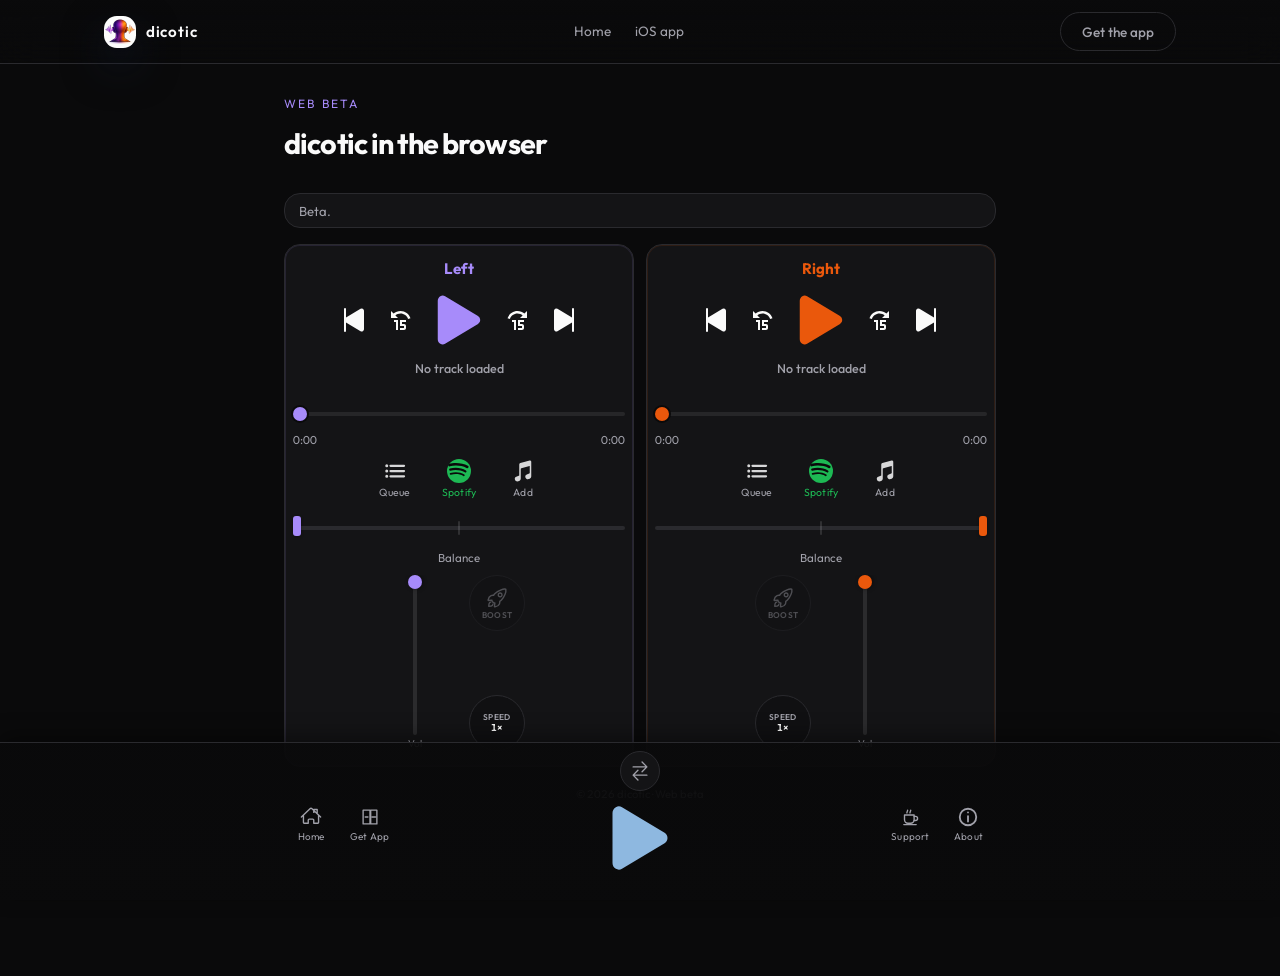
<file: try/index.html>
<!DOCTYPE html>
<html lang="en" class="no-js beta-app">
  <head>
    <script>
      document.documentElement.classList.remove("no-js");
    </script>

    <meta charset="UTF-8" />
    <meta name="viewport" content="width=device-width, initial-scale=1, viewport-fit=cover" />
    <meta name="theme-color" content="#0a0a0b" />
    <meta name="color-scheme" content="dark" />

    <title>dicotic – Web beta (local audio)</title>
    <meta
      name="description"
      content="Try dicotic in the browser: two local streams with per-channel balance and volume, like the iOS app. Files stay on your device."
    />

    <link rel="preconnect" href="https://fonts.googleapis.com" />
    <link rel="preconnect" href="https://fonts.gstatic.com" crossorigin />
    <link
      href="https://fonts.googleapis.com/css2?family=Inter:wght@400;500;600;700&family=Outfit:wght@400;500;600;700&family=Space+Grotesk:wght@500;600;700&display=swap"
      rel="stylesheet"
    />

    <link rel="stylesheet" href="../css/styles.css" />
    <link rel="stylesheet" href="../css/tryPortal.css" />

    <link rel="icon" href="/favicon.ico" sizes="any" />
    <link rel="icon" type="image/png" sizes="32x32" href="/favicon-32x32.png" />
    <link rel="icon" type="image/png" sizes="16x16" href="/favicon-16x16.png" />
  </head>
  <body class="beta-page beta-app">
    <header class="site-header">
      <div class="container header-inner">
        <a href="../index.html" class="brand">
          <img class="brand-mark" src="../img/icon.png" alt="dicotic" width="32" height="32" />
          <span class="brand-text">dicotic</span>
        </a>
        <nav class="main-nav">
          <a href="../index.html">Home</a>
          <a href="https://apps.apple.com/us/app/dicotic/id6760433267">iOS app</a>
        </nav>
        <div class="header-cta">
          <a
            href="https://apps.apple.com/us/app/dicotic/id6760433267"
            class="btn btn-ghost"
            rel="noopener noreferrer"
            target="_blank"
            >Get the app</a>
        </div>
      </div>
    </header>

    <main id="top" class="legal-main">
      <div class="container legal-container">
        <header class="legal-header">
          <p class="eyebrow">Web beta</p>
          <h1>dicotic in the browser</h1>
        </header>

        <div id="beta-status" class="beta-status" role="status" aria-live="polite">Beta.</div>

        <audio id="beta-audio-left" preload="metadata" playsinline></audio>
        <audio id="beta-audio-right" preload="metadata" playsinline></audio>

        <div class="beta-player">
          <div class="beta-columns">
            <template id="beta-channel-card-template-left">
<section class="beta-segment beta-segment--left" data-channel="left" aria-labelledby="beta-label-left"><h2 id="beta-label-left" class="beta-channel-label beta-channel-label--left">Left</h2><div class="beta-segment-stack"><div class="beta-transport"><button type="button" class="beta-icon-btn" id="beta-prev-left" aria-label="Left channel: previous track"><svg class="ionicon" width="32" height="32" viewBox="0 0 512 512" aria-hidden="true"><path fill="currentColor" d="M112 64a16 16 0 0116 16v136.43L360.77 77.11a35.13 35.13 0 0135.77-.44c12 6.8 19.46 20 19.46 34.33v290c0 14.37-7.46 27.53-19.46 34.33a35.14 35.14 0 01-35.77-.45L128 295.57V432a16 16 0 01-32 0V80a16 16 0 0116-16z" /></svg></button><button type="button" class="beta-icon-btn beta-seek-step-btn" id="beta-seekback-left" aria-label="Left channel: seek back 15 seconds"><svg class="ionicon" width="24" height="24" viewBox="0 0 24 24" aria-hidden="true"><path fill="currentColor" d="M12.5 3C17.15 3 21.08 6.03 22.47 10.22L20.1 11C19.05 7.81 16.04 5.5 12.5 5.5C10.54 5.5 8.77 6.22 7.38 7.38L10 10H3V3L5.6 5.6C7.45 4 9.85 3 12.5 3M10 12V22H8V14H6V12H10M12 12H18V14H14V16H16C17.11 16 18 16.9 18 18V20C18 21.11 17.11 22 16 22H12V20H16V18H12V12Z" /></svg></button><button type="button" class="beta-icon-btn beta-play-main" id="beta-play-left" aria-label="Play left channel"><svg class="ionicon beta-play-glyph" width="64" height="64" viewBox="0 0 512 512" aria-hidden="true"><path fill="currentColor" d="M133 440a35.37 35.37 0 01-17.5-4.67c-12-6.8-19.46-20-19.46-34.33V111c0-14.37 7.46-27.53 19.46-34.33a35.13 35.13 0 0135.77.45l247.85 148.36a36 36 0 010 61l-247.89 148.4A35.5 35.5 0 01133 440z" /></svg></button><button type="button" class="beta-icon-btn beta-seek-step-btn" id="beta-seekfwd-left" aria-label="Left channel: seek forward 15 seconds"><svg class="ionicon" width="24" height="24" viewBox="0 0 24 24" aria-hidden="true"><path fill="currentColor" d="M11.5 3C14.15 3 16.55 4 18.4 5.6L21 3V10H14L16.62 7.38C15.23 6.22 13.46 5.5 11.5 5.5C7.96 5.5 4.95 7.81 3.9 11L1.53 10.22C2.92 6.03 6.85 3 11.5 3M10 12V22H8V14H6V12H10M12 12H18V14H14V16H16C17.11 16 18 16.9 18 18V20C18 21.11 17.11 22 16 22H12V20H16V18H12V12Z" /></svg></button><button type="button" class="beta-icon-btn" id="beta-next-left" aria-label="Left channel: next track"><svg class="ionicon" width="32" height="32" viewBox="0 0 512 512" aria-hidden="true"><path fill="currentColor" d="M400 64a16 16 0 00-16 16v136.43L151.23 77.11a35.13 35.13 0 00-35.77-.44C103.46 83.47 96 96.63 96 111v290c0 14.37 7.46 27.53 19.46 34.33a35.14 35.14 0 0035.77-.45L384 295.57V432a16 16 0 0032 0V80a16 16 0 00-16-16z" /></svg></button></div><p id="beta-title-left" class="beta-track-title beta-track-title--muted">No track loaded</p><p id="beta-artist-left" class="beta-track-artist beta-track-artist--empty" aria-live="polite"></p><div class="beta-progress-wrap" data-side="left"><span class="beta-disabled-guard"><input id="beta-seek-left" class="beta-seek" type="range" min="0" max="0" step="0.1" value="0" aria-label="Left track position" /></span><div class="beta-progress-times"><span id="beta-time-el-left">0:00</span><span id="beta-time-dur-left">0:00</span></div></div><div class="beta-bottom-row"><button type="button" class="beta-small-btn" id="beta-queue-left" aria-label="Open left queue"><svg class="ionicon" width="24" height="24" viewBox="0 0 512 512" aria-hidden="true"><path fill="none" stroke="currentColor" stroke-linecap="round" stroke-linejoin="round" stroke-width="48" d="M160 144h288M160 256h288M160 368h288" /><circle cx="80" cy="144" r="16" fill="none" stroke="currentColor" stroke-linecap="round" stroke-linejoin="round" stroke-width="32" /><circle cx="80" cy="256" r="16" fill="none" stroke="currentColor" stroke-linecap="round" stroke-linejoin="round" stroke-width="32" /><circle cx="80" cy="368" r="16" fill="none" stroke="currentColor" stroke-linecap="round" stroke-linejoin="round" stroke-width="32" /></svg>Queue</button><button type="button" class="beta-small-btn beta-small-btn--spotify" id="beta-spotify-left" aria-label="Enable Spotify on left channel"><svg class="ionicon" width="24" height="24" viewBox="0 0 168 168" aria-hidden="true"><circle cx="84" cy="84" r="84" fill="currentColor"></circle><path d="M122.98 117.66a6.22 6.22 0 0 1-8.56 2.08c-23.43-14.32-52.93-17.57-87.68-9.65a6.22 6.22 0 1 1-2.76-12.14c38.01-8.66 70.69-4.97 96.93 11.07a6.22 6.22 0 0 1 2.07 8.64z" fill="#0a0a0b"></path><path d="M135.21 90.89a7.78 7.78 0 0 1-10.7 2.6c-26.82-16.48-67.76-21.25-99.5-11.6a7.78 7.78 0 0 1-4.53-14.88c36.47-11.09 81.93-5.72 112.18 12.85a7.78 7.78 0 0 1 2.55 11.03z" fill="#0a0a0b"></path><path d="M136.27 62.95C104.12 43.87 51.1 42.1 20.4 51.41a9.33 9.33 0 1 1-5.41-17.86C50.53 22.75 108.3 24.79 145.81 47.05a9.33 9.33 0 1 1-9.54 15.9z" fill="#0a0a0b"></path></svg>Spotify</button><input id="beta-file-left" class="beta-hidden-file" type="file" multiple accept="audio/*,.mp3,.m4a,.aac,.wav,.ogg,.flac,.webm" aria-label="Add audio to left channel" /><button type="button" class="beta-small-btn" id="beta-load-left" aria-label="Add files to left queue"><svg class="ionicon" width="24" height="24" viewBox="0 0 512 512" aria-hidden="true"><path fill="currentColor" d="M421.84 37.37a25.86 25.86 0 00-22.6-4.46L199.92 86.49A32.3 32.3 0 00176 118v226c0 6.74-4.36 12.56-11.11 14.83l-.12.05-52 18C92.88 383.53 80 402 80 423.91a55.54 55.54 0 0023.23 45.63A54.78 54.78 0 00135.34 480a55.82 55.82 0 0017.75-2.93l.38-.13 21.84-7.94A47.84 47.84 0 00208 423.91v-212c0-7.29 4.77-13.21 12.16-15.07l.21-.06L395 150.14a4 4 0 015 3.86v141.93c0 6.75-4.25 12.38-11.11 14.68l-.25.09-50.89 18.11A49.09 49.09 0 00304 375.92a55.67 55.67 0 0023.23 45.8 54.63 54.63 0 0049.88 7.35l.36-.12 21.84-7.95A47.83 47.83 0 00432 375.92V58a25.74 25.74 0 00-10.16-20.63z" /></svg>Add</button></div></div><div class="beta-balance-block"><div class="beta-pan-wrap"><div class="beta-pan-track-bg"></div><div class="beta-pan-center-notch"></div><label class="sr-only" for="beta-pan-left">Left channel balance</label><span class="beta-disabled-guard"><input id="beta-pan-left" type="range" min="-1" max="1" step="0.01" value="-1" aria-valuemin="-1" aria-valuemax="1" aria-valuenow="-1" /></span></div><span class="beta-balance-label">Balance</span></div><div class="beta-bottom-deck beta-bottom-deck--left"><div class="beta-vol-fader-col"><div class="beta-vol-fader-inner"><div class="beta-vol-fader-slot"><label class="sr-only" for="beta-vol-left">Left volume</label><span class="beta-disabled-guard"><input id="beta-vol-left" class="beta-vol-slider-vertical" type="range" min="0" max="1" step="0.01" value="1" aria-label="Left volume" /></span></div></div><span class="beta-vol-label-text">Vol</span></div><div class="beta-bottom-deck-spacer" aria-hidden="true"></div><div class="beta-tools-col"><span class="beta-disabled-guard beta-disabled-guard--locked" title="Boost coming later" data-beta-tip="Boost coming later"><button type="button" class="beta-tool-btn beta-tool-btn--disabled" id="beta-boost-left" disabled aria-disabled="true" aria-label="Boost (coming later)"><svg class="ionicon beta-boost-icon" width="22" height="22" viewBox="0 0 512 512" aria-hidden="true"><path fill="none" stroke="currentColor" stroke-linecap="round" stroke-linejoin="round" stroke-width="32" d="M461.81 53.81a4.4 4.4 0 00-3.3-3.39c-54.38-13.3-180 34.09-248.13 102.17a294.9 294.9 0 00-33.09 39.08c-21-1.9-42-.3-59.88 7.5-50.49 22.2-65.18 80.18-69.28 105.07a9 9 0 009.8 10.4l81.07-8.9a180.29 180.29 0 001.1 18.3 18.15 18.15 0 005.3 11.09l31.39 31.39a18.15 18.15 0 0011.1 5.3 179.91 179.91 0 0018.19 1.1l-8.89 81a9 9 0 0010.39 9.79c24.9-4 83-18.69 105.07-69.17 7.8-17.9 9.4-38.79 7.6-59.69a293.91 293.91 0 0039.19-33.09c68.38-68 115.47-190.86 102.37-247.95zM298.66 213.67a42.7 42.7 0 1160.38 0 42.65 42.65 0 01-60.38 0z" /><path fill="none" stroke="currentColor" stroke-linecap="round" stroke-linejoin="round" stroke-width="32" d="M109.64 352a45.06 45.06 0 00-26.35 12.84C65.67 382.52 64 448 64 448s65.52-1.67 83.15-19.31A44.73 44.73 0 00160 402.32" /></svg><span class="beta-tool-btn-label">Boost</span></button></span><span class="beta-disabled-guard"><button type="button" class="beta-tool-btn beta-speed-btn" id="beta-speed-left" aria-label="Left playback speed"><span class="beta-tool-btn-label">Speed</span><span class="beta-speed-label">1.0×</span></button></span></div></div></section>
            </template>
            <template id="beta-channel-card-template-right">
<section class="beta-segment beta-segment--right" data-channel="right" aria-labelledby="beta-label-right"><h2 id="beta-label-right" class="beta-channel-label beta-channel-label--right">Right</h2><div class="beta-segment-stack"><div class="beta-transport"><button type="button" class="beta-icon-btn" id="beta-prev-right" aria-label="Right channel: previous track"><svg class="ionicon" width="32" height="32" viewBox="0 0 512 512" aria-hidden="true"><path fill="currentColor" d="M112 64a16 16 0 0116 16v136.43L360.77 77.11a35.13 35.13 0 0135.77-.44c12 6.8 19.46 20 19.46 34.33v290c0 14.37-7.46 27.53-19.46 34.33a35.14 35.14 0 01-35.77-.45L128 295.57V432a16 16 0 01-32 0V80a16 16 0 0116-16z" /></svg></button><button type="button" class="beta-icon-btn beta-seek-step-btn" id="beta-seekback-right" aria-label="Right channel: seek back 15 seconds"><svg class="ionicon" width="24" height="24" viewBox="0 0 24 24" aria-hidden="true"><path fill="currentColor" d="M12.5 3C17.15 3 21.08 6.03 22.47 10.22L20.1 11C19.05 7.81 16.04 5.5 12.5 5.5C10.54 5.5 8.77 6.22 7.38 7.38L10 10H3V3L5.6 5.6C7.45 4 9.85 3 12.5 3M10 12V22H8V14H6V12H10M12 12H18V14H14V16H16C17.11 16 18 16.9 18 18V20C18 21.11 17.11 22 16 22H12V20H16V18H12V12Z" /></svg></button><button type="button" class="beta-icon-btn beta-play-main" id="beta-play-right" aria-label="Play right channel"><svg class="ionicon beta-play-glyph" width="64" height="64" viewBox="0 0 512 512" aria-hidden="true"><path fill="currentColor" d="M133 440a35.37 35.37 0 01-17.5-4.67c-12-6.8-19.46-20-19.46-34.33V111c0-14.37 7.46-27.53 19.46-34.33a35.13 35.13 0 0135.77.45l247.85 148.36a36 36 0 010 61l-247.89 148.4A35.5 35.5 0 01133 440z" /></svg></button><button type="button" class="beta-icon-btn beta-seek-step-btn" id="beta-seekfwd-right" aria-label="Right channel: seek forward 15 seconds"><svg class="ionicon" width="24" height="24" viewBox="0 0 24 24" aria-hidden="true"><path fill="currentColor" d="M11.5 3C14.15 3 16.55 4 18.4 5.6L21 3V10H14L16.62 7.38C15.23 6.22 13.46 5.5 11.5 5.5C7.96 5.5 4.95 7.81 3.9 11L1.53 10.22C2.92 6.03 6.85 3 11.5 3M10 12V22H8V14H6V12H10M12 12H18V14H14V16H16C17.11 16 18 16.9 18 18V20C18 21.11 17.11 22 16 22H12V20H16V18H12V12Z" /></svg></button><button type="button" class="beta-icon-btn" id="beta-next-right" aria-label="Right channel: next track"><svg class="ionicon" width="32" height="32" viewBox="0 0 512 512" aria-hidden="true"><path fill="currentColor" d="M400 64a16 16 0 00-16 16v136.43L151.23 77.11a35.13 35.13 0 00-35.77-.44C103.46 83.47 96 96.63 96 111v290c0 14.37 7.46 27.53 19.46 34.33a35.14 35.14 0 0035.77-.45L384 295.57V432a16 16 0 0032 0V80a16 16 0 00-16-16z" /></svg></button></div><p id="beta-title-right" class="beta-track-title beta-track-title--muted">No track loaded</p><p id="beta-artist-right" class="beta-track-artist beta-track-artist--empty" aria-live="polite"></p><div class="beta-progress-wrap" data-side="right"><span class="beta-disabled-guard"><input id="beta-seek-right" class="beta-seek" type="range" min="0" max="0" step="0.1" value="0" aria-label="Right track position" /></span><div class="beta-progress-times"><span id="beta-time-el-right">0:00</span><span id="beta-time-dur-right">0:00</span></div></div><div class="beta-bottom-row"><button type="button" class="beta-small-btn" id="beta-queue-right" aria-label="Open right queue"><svg class="ionicon" width="24" height="24" viewBox="0 0 512 512" aria-hidden="true"><path fill="none" stroke="currentColor" stroke-linecap="round" stroke-linejoin="round" stroke-width="48" d="M160 144h288M160 256h288M160 368h288" /><circle cx="80" cy="144" r="16" fill="none" stroke="currentColor" stroke-linecap="round" stroke-linejoin="round" stroke-width="32" /><circle cx="80" cy="256" r="16" fill="none" stroke="currentColor" stroke-linecap="round" stroke-linejoin="round" stroke-width="32" /><circle cx="80" cy="368" r="16" fill="none" stroke="currentColor" stroke-linecap="round" stroke-linejoin="round" stroke-width="32" /></svg>Queue</button><button type="button" class="beta-small-btn beta-small-btn--spotify" id="beta-spotify-right" aria-label="Enable Spotify on right channel"><svg class="ionicon" width="24" height="24" viewBox="0 0 168 168" aria-hidden="true"><circle cx="84" cy="84" r="84" fill="currentColor"></circle><path d="M122.98 117.66a6.22 6.22 0 0 1-8.56 2.08c-23.43-14.32-52.93-17.57-87.68-9.65a6.22 6.22 0 1 1-2.76-12.14c38.01-8.66 70.69-4.97 96.93 11.07a6.22 6.22 0 0 1 2.07 8.64z" fill="#0a0a0b"></path><path d="M135.21 90.89a7.78 7.78 0 0 1-10.7 2.6c-26.82-16.48-67.76-21.25-99.5-11.6a7.78 7.78 0 0 1-4.53-14.88c36.47-11.09 81.93-5.72 112.18 12.85a7.78 7.78 0 0 1 2.55 11.03z" fill="#0a0a0b"></path><path d="M136.27 62.95C104.12 43.87 51.1 42.1 20.4 51.41a9.33 9.33 0 1 1-5.41-17.86C50.53 22.75 108.3 24.79 145.81 47.05a9.33 9.33 0 1 1-9.54 15.9z" fill="#0a0a0b"></path></svg>Spotify</button><input id="beta-file-right" class="beta-hidden-file" type="file" multiple accept="audio/*,.mp3,.m4a,.aac,.wav,.ogg,.flac,.webm" aria-label="Add audio to right channel" /><button type="button" class="beta-small-btn" id="beta-load-right" aria-label="Add files to right queue"><svg class="ionicon" width="24" height="24" viewBox="0 0 512 512" aria-hidden="true"><path fill="currentColor" d="M421.84 37.37a25.86 25.86 0 00-22.6-4.46L199.92 86.49A32.3 32.3 0 00176 118v226c0 6.74-4.36 12.56-11.11 14.83l-.12.05-52 18C92.88 383.53 80 402 80 423.91a55.54 55.54 0 0023.23 45.63A54.78 54.78 0 00135.34 480a55.82 55.82 0 0017.75-2.93l.38-.13 21.84-7.94A47.84 47.84 0 00208 423.91v-212c0-7.29 4.77-13.21 12.16-15.07l.21-.06L395 150.14a4 4 0 015 3.86v141.93c0 6.75-4.25 12.38-11.11 14.68l-.25.09-50.89 18.11A49.09 49.09 0 00304 375.92a55.67 55.67 0 0023.23 45.8 54.63 54.63 0 0049.88 7.35l.36-.12 21.84-7.95A47.83 47.83 0 00432 375.92V58a25.74 25.74 0 00-10.16-20.63z" /></svg>Add</button></div></div><div class="beta-balance-block"><div class="beta-pan-wrap"><div class="beta-pan-track-bg"></div><div class="beta-pan-center-notch"></div><label class="sr-only" for="beta-pan-right">Right channel balance</label><span class="beta-disabled-guard"><input id="beta-pan-right" type="range" min="-1" max="1" step="0.01" value="1" aria-valuemin="-1" aria-valuemax="1" aria-valuenow="1" /></span></div><span class="beta-balance-label">Balance</span></div><div class="beta-bottom-deck beta-bottom-deck--right"><div class="beta-tools-col"><span class="beta-disabled-guard beta-disabled-guard--locked" title="Boost coming later" data-beta-tip="Boost coming later"><button type="button" class="beta-tool-btn beta-tool-btn--disabled" id="beta-boost-right" disabled aria-disabled="true" aria-label="Boost (coming later)"><svg class="ionicon beta-boost-icon" width="22" height="22" viewBox="0 0 512 512" aria-hidden="true"><path fill="none" stroke="currentColor" stroke-linecap="round" stroke-linejoin="round" stroke-width="32" d="M461.81 53.81a4.4 4.4 0 00-3.3-3.39c-54.38-13.3-180 34.09-248.13 102.17a294.9 294.9 0 00-33.09 39.08c-21-1.9-42-.3-59.88 7.5-50.49 22.2-65.18 80.18-69.28 105.07a9 9 0 009.8 10.4l81.07-8.9a180.29 180.29 0 001.1 18.3 18.15 18.15 0 005.3 11.09l31.39 31.39a18.15 18.15 0 0011.1 5.3 179.91 179.91 0 0018.19 1.1l-8.89 81a9 9 0 0010.39 9.79c24.9-4 83-18.69 105.07-69.17 7.8-17.9 9.4-38.79 7.6-59.69a293.91 293.91 0 0039.19-33.09c68.38-68 115.47-190.86 102.37-247.95zM298.66 213.67a42.7 42.7 0 1160.38 0 42.65 42.65 0 01-60.38 0z" /><path fill="none" stroke="currentColor" stroke-linecap="round" stroke-linejoin="round" stroke-width="32" d="M109.64 352a45.06 45.06 0 00-26.35 12.84C65.67 382.52 64 448 64 448s65.52-1.67 83.15-19.31A44.73 44.73 0 00160 402.32" /></svg><span class="beta-tool-btn-label">Boost</span></button></span><span class="beta-disabled-guard"><button type="button" class="beta-tool-btn beta-speed-btn" id="beta-speed-right" aria-label="Right playback speed"><span class="beta-tool-btn-label">Speed</span><span class="beta-speed-label">1.0×</span></button></span></div><div class="beta-bottom-deck-spacer" aria-hidden="true"></div><div class="beta-vol-fader-col"><div class="beta-vol-fader-inner"><div class="beta-vol-fader-slot"><label class="sr-only" for="beta-vol-right">Right volume</label><span class="beta-disabled-guard"><input id="beta-vol-right" class="beta-vol-slider-vertical" type="range" min="0" max="1" step="0.01" value="1" aria-label="Right volume" /></span></div></div><span class="beta-vol-label-text">Vol</span></div></div></section>
            </template>
            <div id="beta-channel-cards"></div>
          </div>
        </div>

        <p class="beta-meta-row">&copy; <span id="year-meta"></span> dicotic · Web beta</p>
      </div>
    </main>

    <footer class="site-footer beta-page-footer">
      <div class="container footer-inner beta-footer-inner">
        <div class="beta-footer-side beta-footer-side--left">
          <nav class="beta-tab-bar beta-tab-bar--left" aria-label="Primary navigation">
            <a href="../index.html" class="beta-tab">
              <svg class="ionicon beta-tab-icon" width="22" height="22" viewBox="0 0 512 512" aria-hidden="true">
                <path
                  fill="none"
                  stroke="currentColor"
                  stroke-linecap="round"
                  stroke-linejoin="round"
                  stroke-width="32"
                  d="M80 212v172a16 16 0 0016 16h96V328a24 24 0 0124-24h80a24 24 0 0124 24v72h96a16 16 0 0016-16V212M480 256L266.89 52c-5-5.28-16.69-5.34-21.78 0L32 256M400 179V80h-80v69.37"
                />
              </svg>
              <span class="beta-tab-label">Home</span>
            </a>
            <a
              href="https://apps.apple.com/us/app/dicotic/id6760433267"
              class="beta-tab"
              rel="noopener noreferrer"
              target="_blank"
            >
              <svg class="ionicon beta-tab-icon" width="22" height="22" viewBox="0 0 512 512" aria-hidden="true">
                <path
                  fill="none"
                  stroke="currentColor"
                  stroke-linecap="round"
                  stroke-linejoin="round"
                  stroke-width="32"
                  d="M96 96h160v320H96zM272 96h144v320H272zM144 256h64M304 256h80"
                />
              </svg>
              <span class="beta-tab-label">Get App</span>
            </a>
          </nav>
        </div>
        <div class="beta-dual-play-cluster" role="toolbar" aria-label="Dual play and swap">
          <button type="button" class="beta-swap-tab" id="beta-swap-queues" aria-label="Swap left and right queues" title="Swap queues">
            <!-- Ionicons swap-horizontal (above play, like iOS dualPlayContent) -->
            <svg class="ionicon" width="22" height="22" viewBox="0 0 512 512" aria-hidden="true">
              <path
                fill="none"
                stroke="currentColor"
                stroke-linecap="round"
                stroke-linejoin="round"
                stroke-width="32"
                d="M304 48l112 112-112 112M398.87 160H96M208 464L96 352l112-112M114 352h302"
              />
            </svg>
          </button>
          <button type="button" class="beta-dual-play-btn" id="beta-dual-play" aria-label="Play both channels">
            <svg class="ionicon beta-dual-play-glyph" width="88" height="88" viewBox="0 0 512 512" aria-hidden="true">
              <path
                fill="currentColor"
                d="M133 440a35.37 35.37 0 01-17.5-4.67c-12-6.8-19.46-20-19.46-34.33V111c0-14.37 7.46-27.53 19.46-34.33a35.13 35.13 0 0135.77.45l247.85 148.36a36 36 0 010 61l-247.89 148.4A35.5 35.5 0 01133 440z"
              />
            </svg>
          </button>
        </div>
        <div class="beta-footer-side beta-footer-side--right">
          <nav class="beta-tab-bar beta-tab-bar--right" aria-label="More">
            <a
              href="https://www.buymeacoffee.com/dicotic"
              class="beta-tab"
              aria-label="Support"
              rel="noopener noreferrer"
              target="_blank"
            >
              <svg class="ionicon beta-tab-icon" width="22" height="22" viewBox="0 0 512 512" fill="none" aria-hidden="true">
                <path
                  stroke="currentColor"
                  stroke-linecap="round"
                  stroke-linejoin="round"
                  stroke-width="32"
                  d="M128 208h224v112a80 80 0 01-80 80h-64a80 80 0 01-80-80V208z"
                />
                <path
                  stroke="currentColor"
                  stroke-linecap="round"
                  stroke-linejoin="round"
                  stroke-width="32"
                  d="M352 240h32a48 48 0 010 96h-32M112 432h288M200 96c0 32-16 32-16 64M272 96c0 32-16 32-16 64"
                />
              </svg>
              <span class="beta-tab-label">Support</span>
            </a>
            <a href="../about/" class="beta-tab" aria-label="About">
              <svg class="ionicon beta-tab-icon" width="22" height="22" viewBox="0 0 24 24" fill="none" aria-hidden="true">
                <circle cx="12" cy="12" r="9" stroke="currentColor" stroke-width="2" />
                <path
                  stroke="currentColor"
                  stroke-width="2"
                  stroke-linecap="round"
                  d="M12 11v6m0-10h.01"
                />
              </svg>
              <span class="beta-tab-label">About</span>
            </a>
          </nav>
        </div>
      </div>
    </footer>

    <!-- Queue overlay: last in body so it paints above fixed footer on mobile; fixed = viewport -->
    <div id="beta-queue-root" class="beta-overlay-root beta-queue-root" hidden aria-hidden="true">
      <div id="beta-queue-backdrop" class="beta-overlay-backdrop beta-queue-backdrop"></div>
      <div
        id="beta-queue-panel"
        class="beta-overlay-panel beta-queue-panel"
        role="dialog"
        aria-modal="true"
        aria-labelledby="beta-queue-heading"
      >
        <div class="beta-queue-handle" aria-hidden="true"></div>
        <header class="beta-queue-header">
          <h2 id="beta-queue-heading" class="beta-queue-title">Queue</h2>
          <div class="beta-queue-header-actions">
            <button
              type="button"
              id="beta-queue-shuffle"
              class="beta-queue-icon-btn"
              aria-label="Shuffle queue"
              aria-pressed="false"
              title="Shuffle"
            >
              <svg class="ionicon" width="28" height="28" viewBox="0 0 512 512" aria-hidden="true">
                <path
                  fill="none"
                  stroke="currentColor"
                  stroke-linecap="round"
                  stroke-linejoin="round"
                  stroke-width="32"
                  d="M400 304l48 48-48 48M400 112l48 48-48 48M64 352h85.19a80 80 0 0066.56-35.62L256 256"
                />
                <path
                  fill="none"
                  stroke="currentColor"
                  stroke-linecap="round"
                  stroke-linejoin="round"
                  stroke-width="32"
                  d="M64 160h85.19a80 80 0 0166.56 35.62l80.5 120.76A80 80 0 00362.81 352H416M416 160h-53.19a80 80 0 00-66.56 35.62L288 208"
                />
              </svg>
            </button>
            <button type="button" id="beta-queue-close" class="beta-queue-icon-btn" aria-label="Close queue">
              <svg class="ionicon" width="28" height="28" viewBox="0 0 512 512" aria-hidden="true">
                <path
                  fill="none"
                  stroke="currentColor"
                  stroke-linecap="round"
                  stroke-linejoin="round"
                  stroke-width="32"
                  d="M368 368L144 144M368 144L144 368"
                />
              </svg>
            </button>
          </div>
        </header>
        <div class="beta-queue-toolbar">
          <button type="button" id="beta-queue-clear" class="beta-queue-clear-btn">Clear queue</button>
        </div>
        <div id="beta-queue-empty" class="beta-queue-empty" hidden>
          <p class="beta-queue-empty-title">Queue is empty</p>
          <p class="beta-queue-empty-hint">Add files with Add or drag audio onto a channel.</p>
        </div>
        <div id="beta-queue-list" class="beta-queue-list" role="list"></div>
      </div>
    </div>

    <div id="beta-spotify-root" class="beta-overlay-root beta-spotify-root" hidden aria-hidden="true">
      <div id="beta-spotify-backdrop" class="beta-overlay-backdrop beta-spotify-backdrop"></div>
      <div
        id="beta-spotify-panel"
        class="beta-overlay-panel beta-spotify-panel"
        role="dialog"
        aria-modal="true"
        aria-labelledby="beta-spotify-title"
      >
        <div class="beta-spotify-handle" aria-hidden="true"></div>
        <header class="beta-spotify-header">
          <h2 id="beta-spotify-title" class="beta-spotify-title">Spotify</h2>
          <button type="button" id="beta-spotify-close" class="beta-spotify-icon-btn" aria-label="Close Spotify panel">
            <svg class="ionicon" width="26" height="26" viewBox="0 0 512 512" aria-hidden="true">
              <path
                fill="none"
                stroke="currentColor"
                stroke-linecap="round"
                stroke-linejoin="round"
                stroke-width="32"
                d="M368 368L144 144M368 144L144 368"
              />
            </svg>
          </button>
        </header>
        <div class="beta-spotify-actions">
          <button type="button" id="beta-spotify-transfer" class="beta-spotify-btn" aria-label="Connect Spotify to this device">
            <svg class="ionicon" width="22" height="22" viewBox="0 0 512 512" aria-hidden="true">
              <circle cx="256" cy="256" r="256" fill="currentColor"></circle>
              <path d="M374.56 357.16a19 19 0 0 1-26.2 6.38c-71.75-43.85-162.08-53.78-268.5-29.46a19 19 0 1 1-8.45-37.16c116.4-26.53 216.48-15.22 296.85 33.9a19 19 0 0 1 6.3 26.34z" fill="#0a0a0b"></path>
              <path d="M412 274.64a23.8 23.8 0 0 1-32.74 8c-82.14-50.49-207.48-65.09-304.65-35.55a23.8 23.8 0 0 1-13.86-45.49c111.68-33.96 251-17.52 343.61 39.36a23.8 23.8 0 0 1 7.64 33.68z" fill="#0a0a0b"></path>
              <path d="M415.28 189.16c-98.45-58.43-260.9-63.73-355-35.2a28.53 28.53 0 0 1-16.53-54.55c108.42-32.87 287.06-26.87 400.76 40.58a28.53 28.53 0 0 1-29.23 49.17z" fill="#0a0a0b"></path>
            </svg>
            <span class="beta-spotify-btn-text"><span>Connect</span><span>Spotify</span></span>
          </button>
          <button type="button" id="beta-spotify-disable" class="beta-spotify-btn" aria-label="Disable Spotify">
            <svg class="ionicon" width="20" height="20" viewBox="0 0 512 512" aria-hidden="true">
              <path
                fill="none"
                stroke="currentColor"
                stroke-linecap="round"
                stroke-linejoin="round"
                stroke-width="40"
                d="M376 144L136 384M136 144l240 240"
              />
            </svg>
            <span class="beta-spotify-btn-text"><span>Disable</span><span>Spotify</span></span>
          </button>
        </div>
        <p id="beta-spotify-hint" class="beta-spotify-hint">Connect sends playback to this browser.</p>
      </div>
    </div>

    <script>
      (function () {
        var host = document.getElementById("beta-channel-cards");
        var tl = document.getElementById("beta-channel-card-template-left");
        var tr = document.getElementById("beta-channel-card-template-right");
        if (!host || !tl || !tr) return;
        host.appendChild(tl.content.cloneNode(true));
        host.appendChild(tr.content.cloneNode(true));
      })();
    </script>

    <script>
      var ym = document.getElementById("year-meta");
      if (ym) ym.textContent = new Date().getFullYear().toString();
    </script>
    <script>
      window.__SPOTIFY_CLIENT_ID__ = "3d3fea457c454994a673c1026257e066";
    </script>
    <script src="../src/tryPortalEngine.js" defer></script>
    <script src="../src/tryPortalSpotify.js" defer></script>
    <script src="../src/tryPortalQueue.js" defer></script>
    <script src="../src/tryPortal.js" defer></script>
  </body>
</html>
</file>
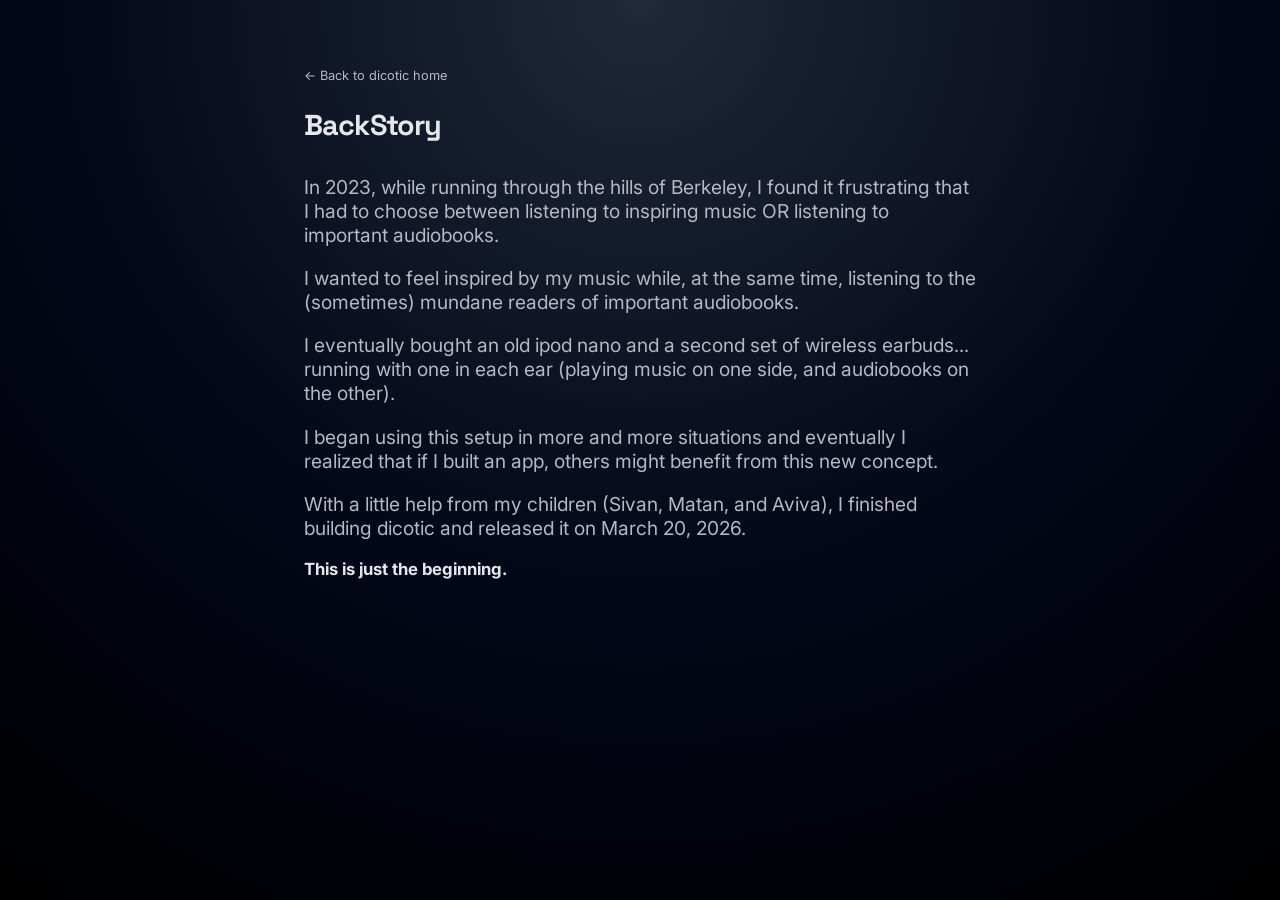
<file: backstory.html>
<!DOCTYPE html>
<html lang="en">
  <head>
    <meta charset="UTF-8" />
    <meta name="viewport" content="width=device-width, initial-scale=1.0" />
    <title>dicotic – BackStory</title>
    <meta
      name="description"
      content="The backstory behind dicotic, an experiment in divided listening."
    />
    <link rel="preconnect" href="https://fonts.googleapis.com" />
    <link rel="preconnect" href="https://fonts.gstatic.com" crossorigin />
    <link
      href="https://fonts.googleapis.com/css2?family=Inter:wght@300;400;500;600;700&family=Space+Grotesk:wght@400;500;600;700&display=swap"
      rel="stylesheet"
    />
    <link rel="stylesheet" href="css/styles.css" />
  </head>
  <body>
    <main class="legal-main">
      <div class="container legal-container">
        <a href="index.html" class="legal-back-link">← Back to dicotic home</a>

        <header class="legal-header">
          <h1>BackStory</h1>
        </header>

        <section class="back-story">
          <p>
            In 2023, while running through the hills of Berkeley, I found it frustrating
             that I had to choose between listening to inspiring music OR listening to
              important audiobooks.
          </p>
          <p>
            I wanted to feel inspired by my music while, at the same time, listening to
             the (sometimes) mundane readers of important audiobooks.</p>
          <p>
            I eventually bought an old ipod nano and a second set of wireless earbuds... 
            running with one in each ear (playing music on one side, and audiobooks on the other).
          </p>
          <p>
            I began using this setup in more and more situations and eventually I realized 
            that if I built an app, others might benefit from this new concept.
          </p>
          <p>
            With a little help from my children (Sivan, Matan, and Aviva), I finished 
            building dicotic and released it on March 20, 2026.
          </p>
          <h2>
            This is just the beginning.
          </h2>
        </section>
      </div>
    </main>
  </body>
</html>
</file>
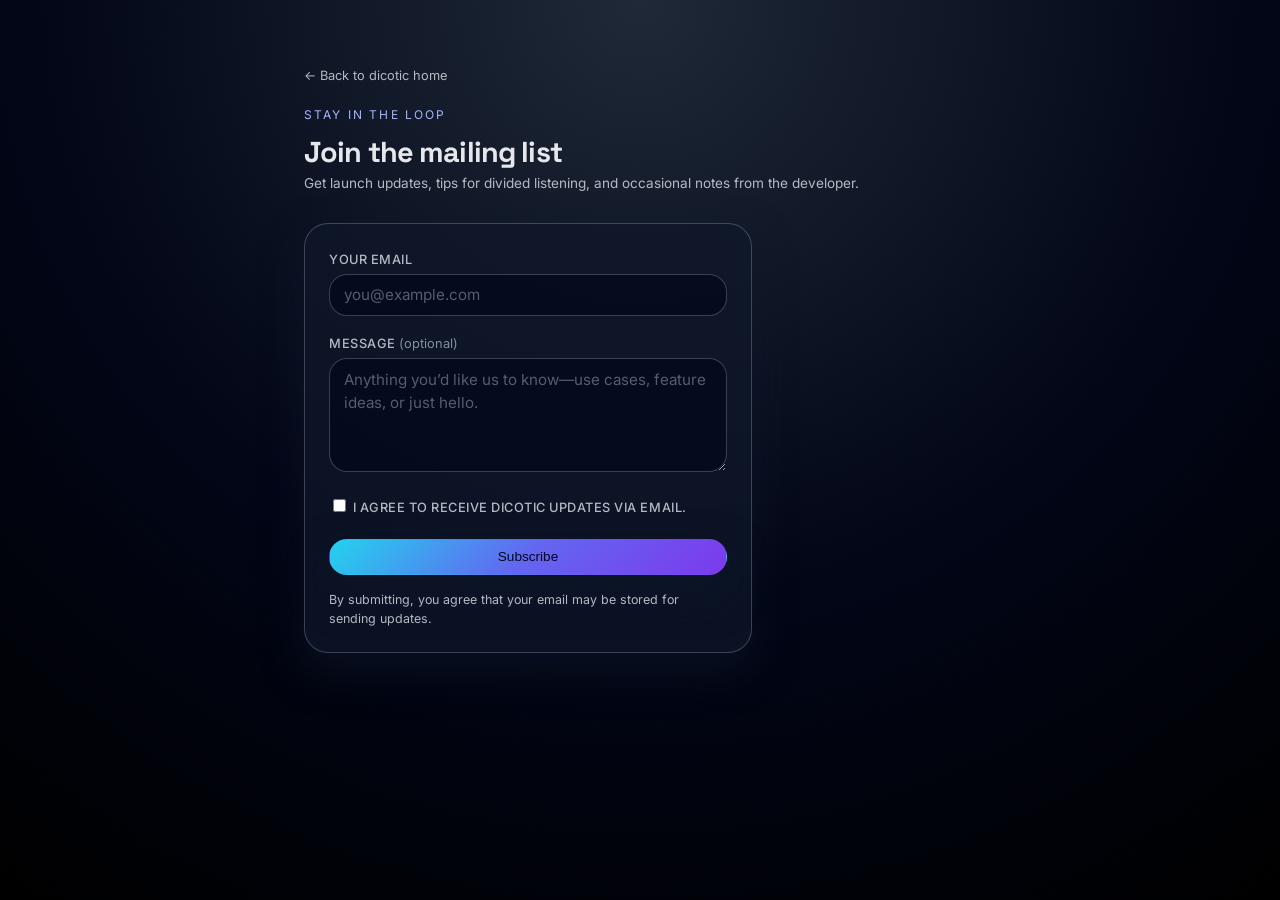
<file: mailing-list.html>
<!DOCTYPE html>
<html lang="en">
  <head>
    <meta charset="UTF-8" />
    <meta name="viewport" content="width=device-width, initial-scale=1.0" />
    <title>dicotic – Join the mailing list</title>
    <meta
      name="description"
      content="Sign up for dicotic updates, launch news, and divided listening tips."
    />
    <link rel="preconnect" href="https://fonts.googleapis.com" />
    <link rel="preconnect" href="https://fonts.gstatic.com" crossorigin />
    <link
      href="https://fonts.googleapis.com/css2?family=Inter:wght@300;400;500;600;700&family=Space+Grotesk:wght@400;500;600;700&display=swap"
      rel="stylesheet"
    />
    <link rel="stylesheet" href="css/styles.css" />
    <link rel="icon" href="img/icon.png" type="image/png" />
  </head>
  <body>
    <main class="legal-main mailing-page">
      <div class="container legal-container">
        <a href="index.html" class="legal-back-link">← Back to dicotic home</a>

        <header class="legal-header">
          <p class="eyebrow">Stay in the loop</p>
          <h1>Join the mailing list</h1>
          <p class="legal-meta">
            Get launch updates, tips for divided listening, and occasional notes from the developer.
          </p>
        </header>

        <!-- Hidden iframe for silent submission -->
        <iframe name="hidden_iframe" style="display: none;"></iframe>

        <form
          class="mailing-form"
          action="https://docs.google.com/forms/d/e/1FAIpQLSeP2akVgiXygHPQDdrEaNfh5xmDexKQLyDse47u38-w9UYIoA/formResponse"
          method="POST"
          target="hidden_iframe"
          onsubmit="return handleSubmit(event)"
        >
          <!-- Honeypot field -->
          <div style="position: absolute; left: -9999px;">
            <label for="phone_number">Phone</label>
            <input
              id="phone_number"
              type="text"
              name="phone_number"
              tabindex="-1"
              autocomplete="off"
            />
          </div>

          <div class="form-field">
            <label for="mailing-email">Your email</label>
            <input
              id="mailing-email"
              type="email"
              name="entry.1258187363"
              required
              autocomplete="email"
              placeholder="you@example.com"
            />
          </div>

          <div class="form-field">
            <label for="mailing-message">
              Message <span class="form-optional">(optional)</span>
            </label>
            <textarea
              id="mailing-message"
              name="entry.633651603"
              rows="4"
              placeholder="Anything you’d like us to know—use cases, feature ideas, or just hello."
            ></textarea>
          </div>

          <div class="form-field">
            <label for="mailing-consent">
              <input
                id="mailing-consent"
                type="checkbox"
                name="entry.1550867675"
                value="I agree to receive dicotic updates via email."
                required
              />
              I agree to receive dicotic updates via email.
            </label>
          </div>

          <button type="submit" class="btn btn-primary mailing-form-submit">
            Subscribe
          </button>

          <p class="mailing-form-note">
            By submitting, you agree that your email may be stored for sending updates.
          </p>
        </form>
      </div>
    </main>

    <script>
      const startTime = Date.now();

      function handleSubmit(e) {
        const honeypot = document.getElementById("phone_number").value;
        const timeElapsed = Date.now() - startTime;

        // Block bots (honeypot filled OR too fast)
        if (honeypot || timeElapsed < 1500) {
          window.location.href = "thank-you.html";
          return false;
        }

        // Legit submission → redirect after slight delay
        setTimeout(() => {
          window.location.href = "thank-you.html";
        }, 500);

        return true;
      }
    </script>
  </body>
</html>
</file>
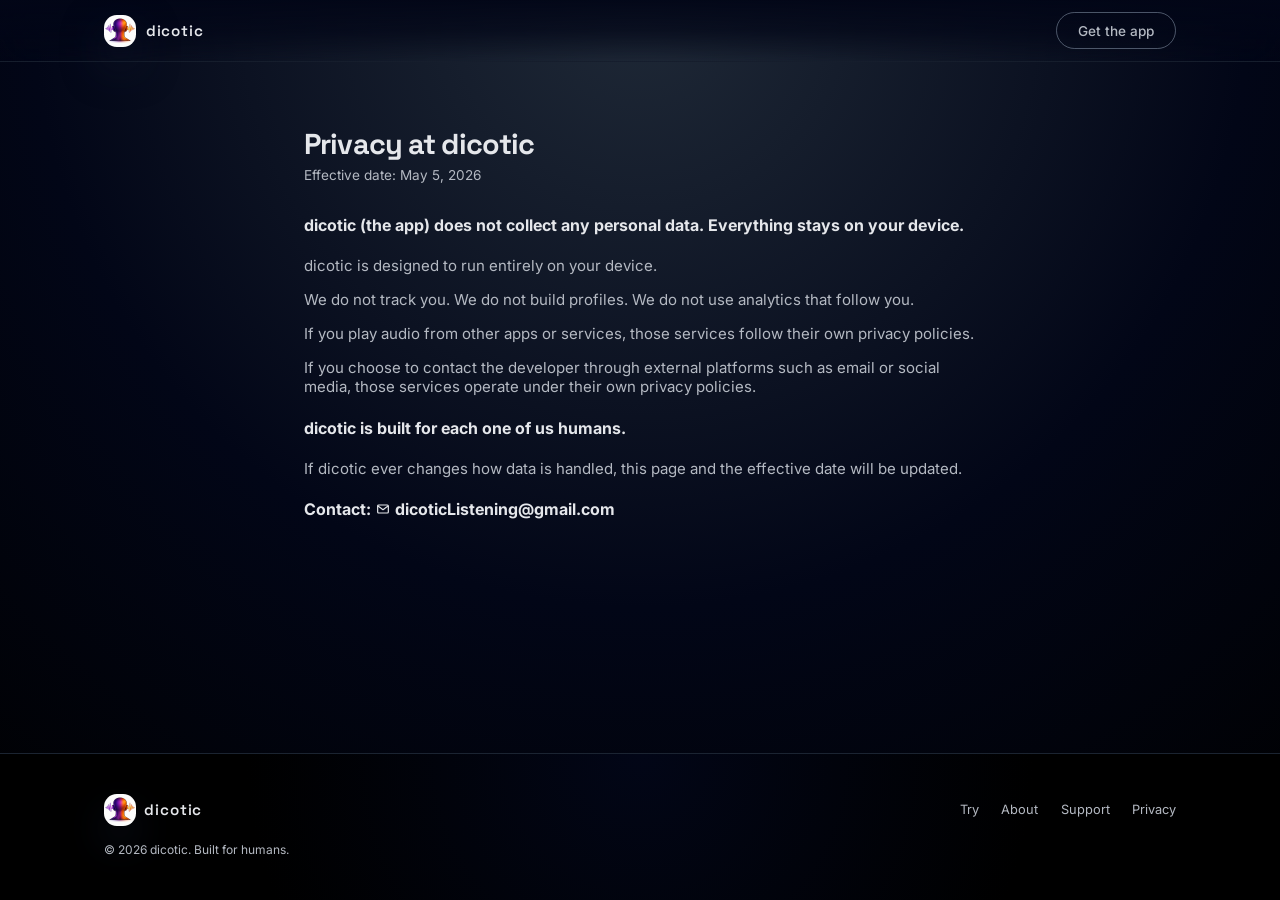
<file: privacy.html>
<!DOCTYPE html>
<html lang="en">
  <head>
    <meta charset="UTF-8" />
    <meta name="viewport" content="width=device-width, initial-scale=1.0" />
    <title>dicotic – Privacy Policy</title>
    <meta
      name="description"
      content="Privacy Policy for dicotic, an iOS app for divided listening. Learn how your data is handled."
    />
    <link rel="preconnect" href="https://fonts.googleapis.com" />
    <link rel="preconnect" href="https://fonts.gstatic.com" crossorigin />
    <link
      href="https://fonts.googleapis.com/css2?family=Inter:wght@300;400;500;600;700&family=Space+Grotesk:wght@400;500;600;700&display=swap"
      rel="stylesheet"
    />
    <link rel="stylesheet" href="css/styles.css" />
    <style>
      body {
        display: flex;
        flex-direction: column;
        min-height: 100vh;
      }

      .legal-main {
        flex: 1 0 auto;
        min-height: 0;
        padding-bottom: 1.5rem;
      }
    </style>
  </head>
  <body>
    <header class="site-header">
      <div class="container header-inner">
        <a href="index.html" class="brand">
          <img class="brand-mark" src="img/icon.png" alt="dicotic" width="32" height="32" />
          <span class="brand-text">dicotic</span>
        </a>
        <div class="header-cta">
          <a href="https://apps.apple.com/us/app/dicotic/id6760433267" class="btn btn-ghost">Get the app</a>
        </div>
      </div>
    </header>

    <main id="top" class="legal-main">
      <div class="container legal-container">
        <header class="legal-header">
          <h1>Privacy at dicotic</h1>
          <p class="legal-meta">Effective date: May 5, 2026</p>
        </header>

        <section class="legal-section">
          <h4>
            dicotic (the app) does not collect any personal data. Everything stays on your device.
          </h4>

          <p>
            dicotic is designed to run entirely on your device.
          </p>

          <p>
            We do not track you. We do not build profiles. We do not use analytics that follow you.
          </p>

          <p>
            If you play audio from other apps or services, those services follow
            their own privacy policies.
          </p>

          <p>
            If you choose to contact the developer through external platforms such as email or social media, those services operate under their own privacy policies.
          </p>

          <h4>dicotic is built for each one of us humans.</h4>

          <p>
            If dicotic ever changes how data is handled, this page and the effective date will be updated.
          </p>

          <h4>
            Contact:
            <svg
              viewBox="0 0 24 24"
              xmlns="http://www.w3.org/2000/svg"
              aria-hidden="true"
              style="width: 1em; height: 1em; vertical-align: -0.12em"
            >
              <path
                d="M4 7.5A1.5 1.5 0 0 1 5.5 6h13A1.5 1.5 0 0 1 20 7.5v9a1.5 1.5 0 0 1-1.5 1.5h-13A1.5 1.5 0 0 1 4 16.5v-9Z"
                fill="none"
                stroke="currentColor"
                stroke-width="1.8"
              />
              <path
                d="m5 8 7 5 7-5"
                fill="none"
                stroke="currentColor"
                stroke-width="1.8"
                stroke-linecap="round"
                stroke-linejoin="round"
              />
            </svg>
            <a href="mailto:dicoticListening@gmail.com">dicoticListening@gmail.com</a>
          </h4>


        </section>
      </div>
    </main>

    <footer class="site-footer">
      <div class="container footer-inner">
        <a href="/" class="footer-brand">
          <img class="brand-mark" src="img/icon.png" alt="dicotic" width="32" height="32" />
          <span class="brand-text">dicotic</span>
        </a>
        <div class="footer-links">
          <a href="/try">Try</a>
          <a href="/about">About</a>
          <a href="https://www.buymeacoffee.com/dicotic">Support</a>
          <a href="/privacy.html">Privacy</a>
        </div>
        <p class="footer-meta">
          &copy; <span id="year"></span> dicotic. Built for humans.
        </p>
      </div>
    </footer>

    <script>
      const yearSpan = document.getElementById("year");
      if (yearSpan) {
        yearSpan.textContent = new Date().getFullYear().toString();
      }
    </script>
  </body>
</html>
</file>
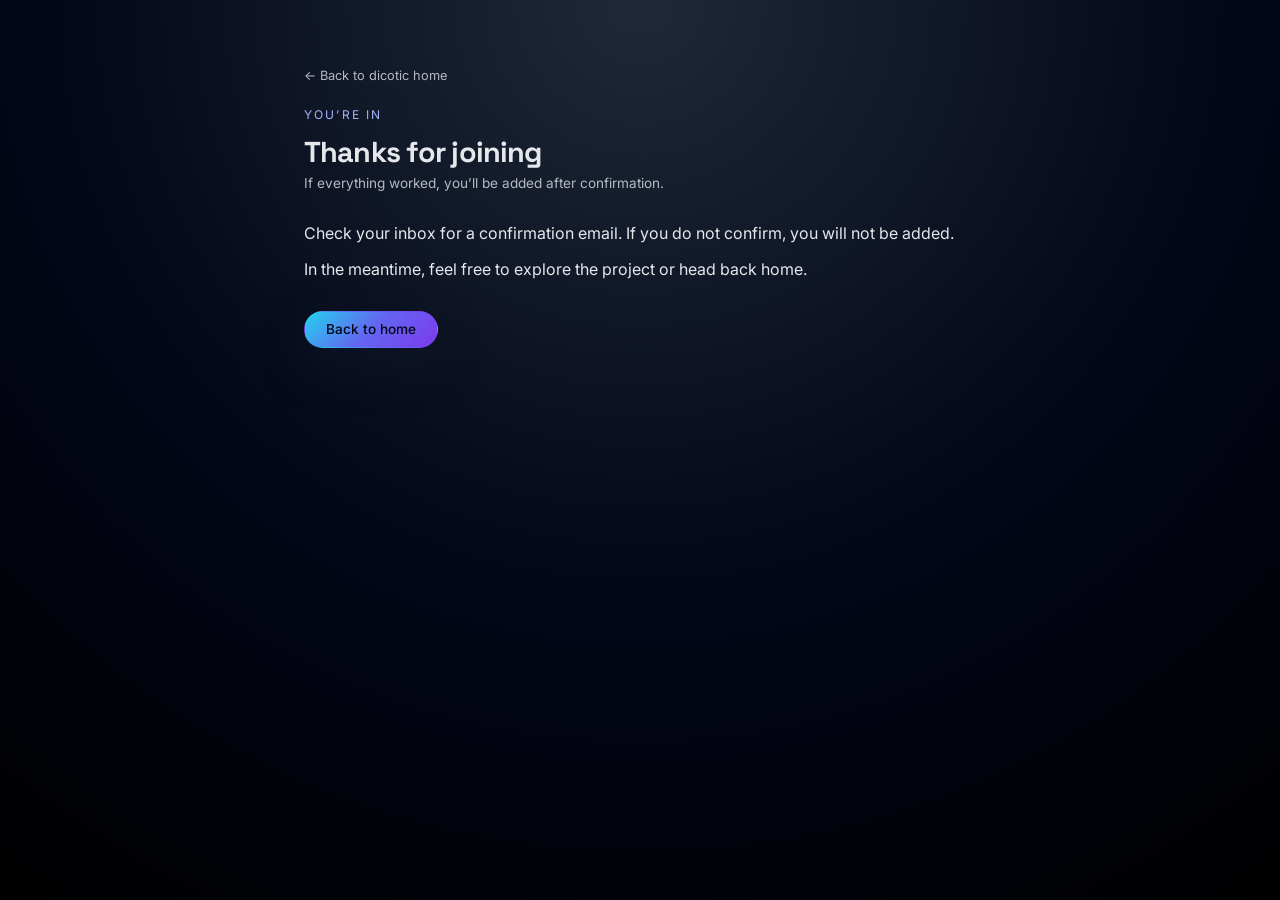
<file: thank-you.html>
<!DOCTYPE html>
<html lang="en">
  <head>
    <meta charset="UTF-8" />
    <meta name="viewport" content="width=device-width, initial-scale=1.0" />
    <title>dicotic – You’re on the list</title>
    <meta
      name="description"
      content="Thanks for joining the dicotic mailing list."
    />
    <link rel="preconnect" href="https://fonts.googleapis.com" />
    <link rel="preconnect" href="https://fonts.gstatic.com" crossorigin />
    <link
      href="https://fonts.googleapis.com/css2?family=Inter:wght@300;400;500;600;700&family=Space+Grotesk:wght@400;500;600;700&display=swap"
      rel="stylesheet"
    />
    <link rel="stylesheet" href="css/styles.css" />
    <link rel="icon" href="img/icon.png" type="image/png" />
  </head>
  <body>
    <main class="legal-main mailing-page">
      <div class="container legal-container">
        <a href="index.html" class="legal-back-link">← Back to dicotic home</a>

        <header class="legal-header">
          <p class="eyebrow">You’re in</p>
          <h1>Thanks for joining</h1>
          <p class="legal-meta">
            If everything worked, you’ll be added after confirmation.
          </p>
        </header>

        <section class="legal-content">
          <p>
            Check your inbox for a confirmation email. If you do not confirm,
            you will not be added.
          </p>

          <p>
            In the meantime, feel free to explore the project or head back home.
          </p>

          <div style="margin-top: 2rem;">
            <a href="index.html" class="btn btn-primary">
              Back to home
            </a>
          </div>
        </section>
      </div>
    </main>
  </body>
</html>
</file>
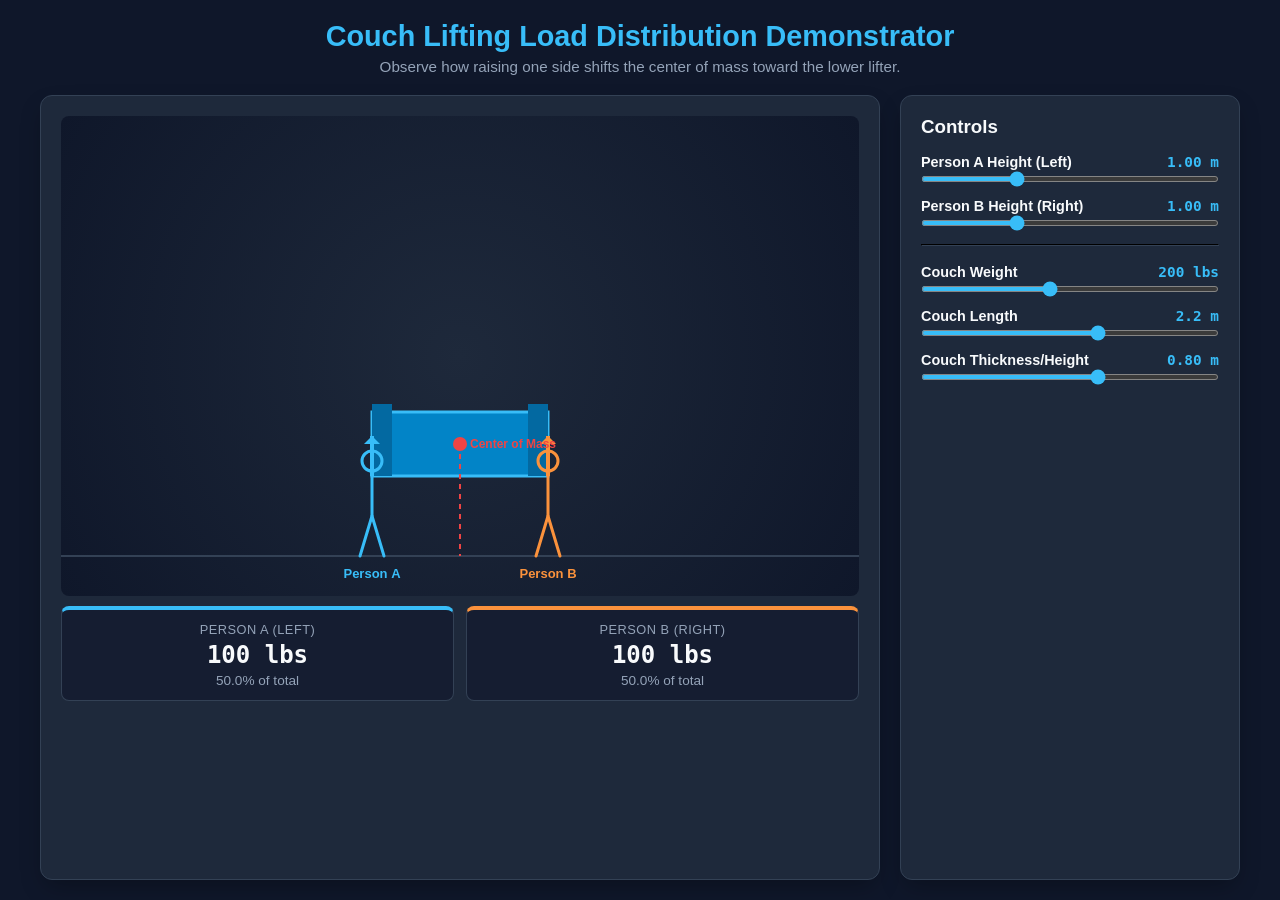
<file: img/couchLifting.html>
<!DOCTYPE html>
<html lang="en">
<head>
    <meta charset="UTF-8">
    <meta name="viewport" content="width=device-width, initial-scale=1.0">
    <title>Couch Lifting Load Distribution Demonstrator</title>
    <style>
        :root {
            --bg-color: #0f172a;
            --card-bg: #1e293b;
            --accent-blue: #38bdf8;
            --accent-orange: #fb923c;
            --text-main: #f8fafc;
            --text-muted: #94a3b8;
            --border-color: #334155;
        }

        * {
            box-sizing: border-box;
            margin: 0;
            padding: 0;
            font-family: -apple-system, BlinkMacSystemFont, "Segoe UI", Roboto, Helvetica, Arial, sans-serif;
        }

        body {
            background-color: var(--bg-color);
            color: var(--text-main);
            display: flex;
            flex-direction: column;
            min-height: 100vh;
            padding: 20px;
        }

        header {
            text-align: center;
            margin-bottom: 20px;
        }

        header h1 {
            font-size: 1.8rem;
            color: var(--accent-blue);
            margin-bottom: 5px;
        }

        header p {
            color: var(--text-muted);
            font-size: 0.95rem;
        }

        .container {
            display: grid;
            grid-template-columns: 1fr 340px;
            gap: 20px;
            max-width: 1200px;
            margin: 0 auto;
            width: 100%;
            flex-grow: 1;
        }

        @media (max-width: 850px) {
            .container {
                grid-template-columns: 1fr;
            }
        }

        .visualizer-card {
            background-color: var(--card-bg);
            border-radius: 12px;
            border: 1px solid var(--border-color);
            padding: 20px;
            display: flex;
            flex-direction: column;
            align-items: center;
            position: relative;
            box-shadow: 0 10px 25px -5px rgba(0, 0, 0, 0.3);
        }

        canvas {
            width: 100%;
            height: 480px;
            background: radial-gradient(circle at center, #1e293b 0%, #0f172a 100%);
            border-radius: 8px;
        }

        .controls-card {
            background-color: var(--card-bg);
            border-radius: 12px;
            border: 1px solid var(--border-color);
            padding: 20px;
            display: flex;
            flex-direction: column;
            gap: 16px;
            box-shadow: 0 10px 25px -5px rgba(0, 0, 0, 0.3);
        }

        .control-group {
            display: flex;
            flex-direction: column;
            gap: 6px;
        }

        .control-label {
            display: flex;
            justify-content: space-between;
            font-size: 0.9rem;
            font-weight: 600;
        }

        .control-label span.value {
            color: var(--accent-blue);
            font-family: monospace;
        }

        input[type="range"] {
            width: 100%;
            accent-color: var(--accent-blue);
            height: 6px;
            background: var(--border-color);
            border-radius: 3px;
            outline: none;
        }

        .stats-grid {
            display: grid;
            grid-template-columns: 1fr 1fr;
            gap: 12px;
            width: 100%;
            margin-top: 10px;
        }

        .stat-box {
            background: rgba(15, 23, 42, 0.6);
            border: 1px solid var(--border-color);
            border-radius: 8px;
            padding: 12px;
            text-align: center;
        }

        .stat-box.person-a {
            border-top: 4px solid var(--accent-blue);
        }

        .stat-box.person-b {
            border-top: 4px solid var(--accent-orange);
        }

        .stat-title {
            font-size: 0.8rem;
            color: var(--text-muted);
            text-transform: uppercase;
            letter-spacing: 0.5px;
        }

        .stat-value {
            font-size: 1.5rem;
            font-weight: bold;
            margin: 4px 0;
            font-family: monospace;
        }

        .stat-percent {
            font-size: 0.85rem;
            color: var(--text-muted);
        }

        .warning-banner {
            background-color: rgba(239, 68, 68, 0.15);
            border: 1px solid rgba(239, 68, 68, 0.4);
            color: #fca5a5;
            padding: 8px 12px;
            border-radius: 6px;
            font-size: 0.85rem;
            text-align: center;
            display: none;
            width: 100%;
            margin-top: 10px;
        }

        .warning-banner.active {
            display: block;
        }
    </style>
</head>
<body>

    <header>
        <h1>Couch Lifting Load Distribution Demonstrator</h1>
        <p>Observe how raising one side shifts the center of mass toward the lower lifter.</p>
    </header>

    <div class="container">
        <div class="visualizer-card">
            <canvas id="simCanvas"></canvas>

            <div class="stats-grid">
                <div class="stat-box person-a">
                    <div class="stat-title">Person A (Left)</div>
                    <div class="stat-value" id="dispWeightA">100 lbs</div>
                    <div class="stat-percent" id="dispPctA">50.0% of total</div>
                </div>
                <div class="stat-box person-b">
                    <div class="stat-title">Person B (Right)</div>
                    <div class="stat-value" id="dispWeightB">100 lbs</div>
                    <div class="stat-percent" id="dispPctB">50.0% of total</div>
                </div>
            </div>

            <div class="warning-banner" id="warningBanner">
                ⚠️ Center of mass moved past the lower support point! The top lifter must pull DOWN to balance.
            </div>
        </div>

        <div class="controls-card">
            <h3>Controls</h3>
            
            <div class="control-group">
                <div class="control-label">
                    <span>Person A Height (Left)</span>
                    <span class="value" id="valA">1.0 m</span>
                </div>
                <input type="range" id="heightA" min="0.0" max="3.2" step="0.05" value="1.0">
            </div>

            <div class="control-group">
                <div class="control-label">
                    <span>Person B Height (Right)</span>
                    <span class="value" id="valB">1.0 m</span>
                </div>
                <input type="range" id="heightB" min="0.0" max="3.2" step="0.05" value="1.0">
            </div>

            <hr style="border-color: var(--border-color); margin: 2px 0;">

            <div class="control-group">
                <div class="control-label">
                    <span>Couch Weight</span>
                    <span class="value" id="valWeight">200 lbs</span>
                </div>
                <input type="range" id="couchWeight" min="50" max="400" step="10" value="200">
            </div>

            <div class="control-group">
                <div class="control-label">
                    <span>Couch Length</span>
                    <span class="value" id="valLength">2.2 m</span>
                </div>
                <input type="range" id="couchLength" min="1.0" max="3.0" step="0.1" value="2.2">
            </div>

            <div class="control-group">
                <div class="control-label">
                    <span>Couch Thickness/Height</span>
                    <span class="value" id="valThickness">0.8 m</span>
                </div>
                <input type="range" id="couchThickness" min="0.2" max="1.2" step="0.05" value="0.8">
            </div>
        </div>
    </div>

    <script>
        const canvas = document.getElementById('simCanvas');
        const ctx = canvas.getContext('2d');

        // Inputs
        const sliderA = document.getElementById('heightA');
        const sliderB = document.getElementById('heightB');
        const sliderWeight = document.getElementById('couchWeight');
        const sliderLength = document.getElementById('couchLength');
        const sliderThickness = document.getElementById('couchThickness');

        // Displays
        const valA = document.getElementById('valA');
        const valB = document.getElementById('valB');
        const valWeight = document.getElementById('valWeight');
        const valLength = document.getElementById('valLength');
        const valThickness = document.getElementById('valThickness');

        const dispWeightA = document.getElementById('dispWeightA');
        const dispWeightB = document.getElementById('dispWeightB');
        const dispPctA = document.getElementById('dispPctA');
        const dispPctB = document.getElementById('dispPctB');
        const warningBanner = document.getElementById('warningBanner');

        // Canvas Scale Factors
        let canvasWidth, canvasHeight;
        let pixelsPerMeter = 80; 
        const floorYOffset = 40;

        function resizeCanvas() {
            const rect = canvas.getBoundingClientRect();
            canvas.width = rect.width * window.devicePixelRatio;
            canvas.height = rect.height * window.devicePixelRatio;
            canvasWidth = canvas.width;
            canvasHeight = canvas.height;
            draw();
        }

        window.addEventListener('resize', resizeCanvas);

        function updateSliderLimits() {
            const length = parseFloat(sliderLength.value);
            const hA = parseFloat(sliderA.value);
            const hB = parseFloat(sliderB.value);

            const maxA = hB + length;
            const maxB = hA + length;

            sliderA.max = maxA.toFixed(2);
            sliderB.max = maxB.toFixed(2);

            if (hA > maxA) sliderA.value = maxA;
            if (hB > maxB) sliderB.value = maxB;
        }

        function getSimValues() {
            return {
                hA: parseFloat(sliderA.value),
                hB: parseFloat(sliderB.value),
                weight: parseFloat(sliderWeight.value),
                length: parseFloat(sliderLength.value),
                thickness: parseFloat(sliderThickness.value)
            };
        }

        function drawStickFigure(x, handY, color, label) {
            ctx.save();
            ctx.strokeStyle = color;
            ctx.fillStyle = color;
            ctx.lineWidth = 3;
            ctx.lineCap = 'round';

            const pxHead = 10;
            const groundY = canvasHeight - floorYOffset;

            // Head
            ctx.beginPath();
            ctx.arc(x, Math.min(handY - pxHead - 5, groundY - 50), pxHead, 0, Math.PI * 2);
            ctx.stroke();

            // Body line to ground
            const hipY = Math.min(handY + 40, groundY - 15);
            ctx.beginPath();
            ctx.moveTo(x, handY);
            ctx.lineTo(x, hipY);
            ctx.stroke();

            // Legs
            ctx.beginPath();
            ctx.moveTo(x, hipY);
            ctx.lineTo(x - 12, groundY);
            ctx.moveTo(x, hipY);
            ctx.lineTo(x + 12, groundY);
            ctx.stroke();

            // Label
            ctx.font = 'bold 13px sans-serif';
            ctx.textAlign = 'center';
            ctx.fillText(label, x, groundY + 22);

            ctx.restore();
        }

        function drawForceArrow(x, y, forceLbs, color) {
            if (Math.abs(forceLbs) < 0.1) return;
            ctx.save();
            ctx.strokeStyle = color;
            ctx.fillStyle = color;
            ctx.lineWidth = 4;

            const isDownward = forceLbs < 0;
            const arrowLength = Math.min(Math.abs(forceLbs) * 0.4, 100);
            const direction = isDownward ? 1 : -1; 
            const endY = y + (arrowLength * direction);

            ctx.beginPath();
            ctx.moveTo(x, y);
            ctx.lineTo(x, endY);
            ctx.stroke();

            // Arrow head
            const headSize = 8;
            ctx.beginPath();
            ctx.moveTo(x, endY);
            ctx.lineTo(x - headSize, endY - (headSize * direction));
            ctx.lineTo(x + headSize, endY - (headSize * direction));
            ctx.closePath();
            ctx.fill();

            ctx.restore();
        }

        function draw() {
            updateSliderLimits();
            const sim = getSimValues();

            // Update UI Labels
            valA.textContent = `${sim.hA.toFixed(2)} m`;
            valB.textContent = `${sim.hB.toFixed(2)} m`;
            valWeight.textContent = `${sim.weight} lbs`;
            valLength.textContent = `${sim.length.toFixed(1)} m`;
            valThickness.textContent = `${sim.thickness.toFixed(2)} m`;

            // Dynamic scaling for canvas height
            const maxHeight = Math.max(sim.hA, sim.hB) + sim.thickness + 0.5;
            pixelsPerMeter = Math.min(80, (canvasHeight - 100) / maxHeight);

            // Clear Screen
            ctx.clearRect(0, 0, canvasWidth, canvasHeight);

            // Draw Floor
            const groundY = canvasHeight - floorYOffset;
            ctx.strokeStyle = '#334155';
            ctx.lineWidth = 2;
            ctx.beginPath();
            ctx.moveTo(0, groundY);
            ctx.lineTo(canvasWidth, groundY);
            ctx.stroke();

            // Physical orientation calculations
            const deltaH = sim.hB - sim.hA; 
            const clampedDeltaH = Math.max(-sim.length, Math.min(sim.length, deltaH));
            
            // True tilt angle from horizontal
            const theta = Math.asin(clampedDeltaH / sim.length);

            // Horizontal distance between hands
            const horizDistancePixels = sim.length * Math.cos(theta) * pixelsPerMeter;
            const centerX = canvasWidth / 2;
            
            const pA_x = centerX - horizDistancePixels / 2;
            const pB_x = centerX + horizDistancePixels / 2;

            const pA_y = groundY - (sim.hA * pixelsPerMeter);
            const pB_y = groundY - (sim.hB * pixelsPerMeter);

            // Center of Mass Coordinates
            const midBaseX = (pA_x + pB_x) / 2;
            const midBaseY = (pA_y + pB_y) / 2;

            // Perpendicular vector pointing UPWARDS out of the couch base
            const perpX = -Math.sin(theta);
            const perpY = -Math.cos(theta);

            // Center of Mass in canvas space
            const comX = midBaseX + (sim.thickness * pixelsPerMeter / 2) * perpX;
            const comY = midBaseY + (sim.thickness * pixelsPerMeter / 2) * perpY;

            // Statics calculation handling pure vertical state smoothly:
            let fractionB, fractionA;
            const cosTheta = Math.cos(theta);

            if (Math.abs(cosTheta) < 0.0001) {
                // Completely vertical case (90 degrees tilt)
                if (sim.hB > sim.hA) {
                    fractionA = 1.0;
                    fractionB = 0.0;
                } else {
                    fractionA = 0.0;
                    fractionB = 1.0;
                }
            } else {
                // Continuous Torque Equilibrium:
                const horizSpanMeters = sim.length * cosTheta;
                const comOffsetFromAMeters = (sim.length / 2) * cosTheta - (sim.thickness / 2) * Math.sin(theta);
                
                fractionB = comOffsetFromAMeters / horizSpanMeters;
                fractionA = 1.0 - fractionB;
            }

            let forceA = sim.weight * fractionA;
            let forceB = sim.weight * fractionB;

            // Update DOM Displays
            dispWeightA.textContent = `${Math.round(forceA)} lbs`;
            dispWeightB.textContent = `${Math.round(forceB)} lbs`;

            const pctA = (fractionA * 100).toFixed(1);
            const pctB = (fractionB * 100).toFixed(1);
            dispPctA.textContent = `${pctA}% of total`;
            dispPctB.textContent = `${pctB}% of total`;

            // Toggle Warning Banner
            if (fractionA < 0 || fractionB < 0) {
                warningBanner.classList.add('active');
            } else {
                warningBanner.classList.remove('active');
            }

            // Draw Couch Body
            ctx.save();
            ctx.translate(pA_x, pA_y);
            const canvasAngle = Math.atan2(pB_y - pA_y, pB_x - pA_x);
            ctx.rotate(canvasAngle);

            const pixelLength = sim.length * pixelsPerMeter;
            const pixelThickness = sim.thickness * pixelsPerMeter;

            ctx.fillStyle = '#0284c7';
            ctx.strokeStyle = '#38bdf8';
            ctx.lineWidth = 3;
            ctx.beginPath();
            ctx.rect(0, 0, pixelLength, -pixelThickness);
            ctx.fill();
            ctx.stroke();

            // Armrests
            ctx.fillStyle = '#0369a1';
            ctx.fillRect(0, 0, 20, -pixelThickness - 8);
            ctx.fillRect(pixelLength - 20, 0, 20, -pixelThickness - 8);

            ctx.restore();

            // Draw Lifters
            drawStickFigure(pA_x, pA_y, '#38bdf8', 'Person A');
            drawStickFigure(pB_x, pB_y, '#fb923c', 'Person B');

            // Draw Force Vectors
            drawForceArrow(pA_x, pA_y, forceA, '#38bdf8');
            drawForceArrow(pB_x, pB_y, forceB, '#fb923c');

            // Draw Center of Mass Marker & Plumb Line
            ctx.save();
            ctx.fillStyle = '#ef4444';
            ctx.beginPath();
            ctx.arc(comX, comY, 7, 0, Math.PI * 2);
            ctx.fill();

            // Plumb line down to floor
            ctx.strokeStyle = '#ef4444';
            ctx.lineWidth = 2;
            ctx.setLineDash([5, 5]);
            ctx.beginPath();
            ctx.moveTo(comX, comY);
            ctx.lineTo(comX, groundY);
            ctx.stroke();

            ctx.fillStyle = '#ef4444';
            ctx.font = 'bold 12px sans-serif';
            ctx.fillText('Center of Mass', comX + 10, comY + 4);
            ctx.restore();
        }

        // Event Listeners
        [sliderA, sliderB, sliderWeight, sliderLength, sliderThickness].forEach(slider => {
            slider.addEventListener('input', draw);
        });

        // Initial setup
        resizeCanvas();
    </script>
</body>
</html>
</file>
<file: css/styles.css>
:root {
  --bg: #050815;
  --bg-alt: #080b1f;
  --bg-elevated: #111827;
  --border-subtle: rgba(148, 163, 184, 0.25);
  --text: #e5e7eb;
  --text-soft: #b4b9c2;
  --accent: #7c3aed;
  --accent-soft: rgba(124, 58, 237, 0.2);
  --accent-secondary: #22d3ee;
  --danger: #f97373;
  --pill-bg: rgba(15, 23, 42, 0.9);
  --radius-lg: 24px;
  --radius-md: 18px;
  --radius-pill: 999px;
  --shadow-soft: 0 32px 80px rgba(15, 23, 42, 0.8);
  --shadow-subtle: 0 18px 40px rgba(15, 23, 42, 0.6);
  --shadow-pill: 0 18px 40px rgba(15, 23, 42, 0.7);
}

*,
*::before,
*::after {
  box-sizing: border-box;
}

html,
body {
  margin: 0;
  padding: 0;
}

body {
  min-height: 100vh;
  font-family: "Inter", system-ui, -apple-system, BlinkMacSystemFont, "Segoe UI",
    sans-serif;
  color: var(--text);
  background: radial-gradient(circle at top, #1f2937 0, #020617 55%, #000 100%);
  -webkit-font-smoothing: antialiased;
}

img {
  max-width: 100%;
  display: block;
}

a {
  color: inherit;
  text-decoration: none;
}

main {
  display: block;
}

.container {
  width: 100%;
  max-width: 1120px;
  margin: 0 auto;
  padding: 0 1.5rem;
}

.site-header {
  position: sticky;
  top: 0;
  z-index: 40;
  backdrop-filter: blur(20px);
  background: linear-gradient(
    to bottom,
    rgba(2, 6, 23, 0.95),
    rgba(2, 6, 23, 0.7),
    transparent
  );
  border-bottom: 1px solid rgba(31, 41, 55, 0.7);
}

.header-inner {
  display: flex;
  align-items: center;
  justify-content: space-between;
  padding: 0.75rem 1.5rem;
}

.brand {
  display: inline-flex;
  align-items: center;
  gap: 0.6rem;
}

.brand-mark {
  width: 32px;
  height: 32px;
  border-radius: 40%;
  display: block;
  object-fit: contain;
  box-shadow: var(--shadow-pill);
}

.brand-text {
  font-family: "Space Grotesk", system-ui, sans-serif;
  font-weight: 600;
  letter-spacing: 0.06em;
  text-transform: lowercase;
  font-size: 0.95rem;
}

.main-nav {
  display: flex;
  gap: 1.5rem;
  font-size: 0.85rem;
  color: var(--text-soft);
}

.main-nav a {
  position: relative;
  padding-bottom: 0.1rem;
}

.main-nav a::after {
  content: "";
  position: absolute;
  left: 0;
  bottom: -0.1rem;
  width: 0;
  height: 2px;
  background: linear-gradient(to right, #22d3ee, #7c3aed);
  border-radius: 999px;
  transition: width 0.18s ease-out;
}

.main-nav a:hover::after,
.main-nav a:focus-visible::after {
  width: 100%;
}

.header-cta {
  display: flex;
  flex-direction: row;
  align-items: center;
  justify-content: flex-end;
  gap: 0.8rem;
}

.header-countdown {
  display: flex;
  flex-direction: column;
  align-items: center;
  line-height: 1;
  font-family: "Space Grotesk", system-ui, sans-serif;
  color: #e5e7eb;
  font-variant-numeric: tabular-nums;
  white-space: nowrap;
  border: 1px solid rgba(148, 163, 184, 0.35);
  background: rgba(15, 23, 42, 0.55);
  border-radius: var(--radius-pill);
  padding: 0.4rem 0.6rem;
  opacity: 0.75;
  transform: scale(0.92);
}

.header-countdown-title {
  font-size: 0.5rem;
  letter-spacing: 0.12em;
  text-transform: uppercase;
  color: var(--text-soft);
}

.header-countdown-value {
  font-size: 1.0rem;
  font-weight: 700;
  letter-spacing: 0.04em;
}

.btn {
  display: inline-flex;
  align-items: center;
  justify-content: center;
  padding: 0.6rem 1.3rem;
  border-radius: var(--radius-pill);
  border: 1px solid transparent;
  font-size: 0.85rem;
  font-weight: 500;
  cursor: pointer;
  transition: transform 0.15s ease-out, box-shadow 0.15s ease-out,
    background 0.15s ease-out, border-color 0.15s ease-out, color 0.15s ease-out;
  white-space: nowrap;
}

.btn-primary {
  background: linear-gradient(135deg, #22d3ee, #6366f1, #7c3aed);
  color: #020617;
  box-shadow: var(--shadow-subtle);
}

.btn-primary:hover {
  transform: translateY(-1px);
  box-shadow: 0 26px 55px rgba(15, 23, 42, 0.9);
}

.btn-secondary {
  background: rgba(15, 23, 42, 0.85);
  border-color: rgba(148, 163, 184, 0.4);
  color: var(--text-soft);
}

.btn-secondary:hover {
  border-color: rgba(209, 213, 219, 0.7);
  color: #e5e7eb;
}

.btn-ghost {
  background: transparent;
  border-color: rgba(148, 163, 184, 0.5);
  color: var(--text-soft);
}

.btn-ghost:hover {
  border-color: #c4b5fd;
  color: #e5e7eb;
}

.hero {
  padding: 5rem 0 4rem;
}

.hero-grid {
  display: grid;
  grid-template-columns: minmax(0, 1.2fr) minmax(0, 1.1fr);
  gap: 3.5rem;
  align-items: center;
}

.hero-text h1 {
  font-family: "Space Grotesk", system-ui, sans-serif;
  font-size: clamp(2.8rem, 5vw, 3.6rem);
  line-height: 1.05;
  margin: 0 0 1rem;
  letter-spacing: -0.04em;
}

.hero-copy {
  font-size: 1rem;
  line-height: 1.6;
  color: var(--text-soft);
  max-width: 32rem;
}

.eyebrow {
  text-transform: uppercase;
  letter-spacing: 0.18em;
  font-size: 0.75rem;
  color: #a5b4fc;
  margin: 0 0 0.85rem;
}

.hero-cta {
  display: flex;
  flex-wrap: wrap;
  gap: 0.75rem;
  margin: 1.8rem 0 0.75rem;
}

.cta-note {
  font-size: 0.8rem;
  color: var(--text-soft);
  margin: 0;
}

.hero-meta {
  margin-top: 1.4rem;
  display: flex;
  flex-wrap: wrap;
  gap: 0.6rem;
}

.pill {
  padding: 0.2rem 0.8rem;
  border-radius: var(--radius-pill);
  background: var(--pill-bg);
  color: var(--text-soft);
  font-size: 0.6rem;
  border: 1px solid rgba(148, 163, 184, 0.22);
}

.hero-copy .pill {
  margin-left: 0.5rem;
  vertical-align: middle;
}

.hero-visual {
  position: relative;
  display: flex;
  flex-direction: column;
  gap: 1.6rem;
}

.ear-split {
  display: grid;
  grid-template-columns: repeat(2, minmax(0, 1fr));
  gap: 0.8rem;
  margin-bottom: 0.5rem;
  position: relative;
}

.ear-streams {
  transition: opacity 0.15s ease-out, transform 0.3s ease-out;
}

.ear-streams.is-fading {
  opacity: 0;
}

/* Option C: slide animation */
.ear-streams.slide-left-out {
  transform: translateX(100%);
}

.ear-streams.slide-right-out {
  transform: translateX(-100%);
}

.ear-streams.slide-from-left {
  transform: translateX(-100%);
}

.ear-streams.slide-from-right {
  transform: translateX(100%);
}

.ear-swap-btn {
  position: absolute;
  left: 50%;
  top: 50%;
  transform: translate(-50%, -50%);
  z-index: 2;
  width: 2.25rem;
  height: 2.25rem;
  padding: 0;
  border: 1px solid rgba(255, 255, 255, 0.85);
  border-radius: 999px;
  background: var(--bg-elevated);
  color: var(--text-soft);
  cursor: pointer;
  display: flex;
  align-items: center;
  justify-content: center;
  overflow: hidden;
  transition: color 0.15s ease-out, background 0.15s ease-out, transform 0.15s ease-out;
}

.ear-swap-btn:hover {
  color: #e5e7eb;
  background: rgba(30, 41, 59, 0.9);
}

.ear-swap-btn:focus-visible {
  outline: 2px solid var(--accent);
  outline-offset: 2px;
}

/* Inline icon next to text (e.g. in hero-copy) */
.ear-swap-btn-container {
  display: inline-flex;
  align-items: center;
  vertical-align: middle;
  margin: 0 0.15em;
}

.ear-swap-btn-container .ear-swap-btn {
  position: static;
  transform: none;
  width: 1.5rem;
  height: 1.5rem;
  flex-shrink: 0;
}

.ear-swap-btn-container .ear-swap-icon {
  width: 0.9rem;
  height: 0.9rem;
}

.ear-swap-icon {
  width: 1.25rem;
  height: 1.25rem;
  display: block;
  flex-shrink: 0;
  pointer-events: none;
}

.ear {
  position: relative;
  padding: 0.85rem 1rem;
  border-radius: var(--radius-md);
  border: 1px solid var(--border-subtle);
  background: radial-gradient(circle at top left, #0b1120, #020617 60%);
  overflow: hidden;
}

.ear {
  animation: earPulse 4s ease-in-out infinite;
}

@keyframes earPulse {
  0% {
    box-shadow: 0 0 0px rgba(255, 255, 255, 0.0);
    transform: scale(1);
  }

  40% {
    box-shadow: 0 0 8px rgba(255, 255, 255, 0.25);
  }

  60% {
    box-shadow: 0 0 16px rgba(255, 255, 255, 0.35);
    transform: scale(1.0); /* subtle expansion */
  }

  100% {
    box-shadow: 0 0 0px rgba(255, 255, 255, 0.0);
    transform: scale(1);
  }
}

.ear-left {
  background: radial-gradient(circle at top left, rgba(56, 189, 248, 0.3), #020617 55%);
}

.ear-right {
  background: radial-gradient(circle at top right, rgba(167, 139, 250, 0.3), #020617 55%);
}

.ear-label {
  display: block;
  font-size: 0.7rem;
  text-transform: uppercase;
  letter-spacing: 0.16em;
  color: var(--text-soft);
  margin-bottom: 0.3rem;
}

.ear-stream {
  font-size: 0.9rem;
  font-weight: 500;
}

.swap-button {
  width: auto;
  margin: -1.75rem auto 0.8rem;
  padding: 0.5rem 1.5rem;
  border-radius: var(--radius-pill);
  border: none;
  font-size: 0.8rem;
  font-weight: 500;
  cursor: pointer;
  background: radial-gradient(
    circle at left,
    rgba(56, 189, 248, 0.7),
    rgba(129, 140, 248, 0.9),
    rgba(147, 51, 234, 0.95)
  );
  color: #020617;
  box-shadow: 0 18px 40px rgba(15, 23, 42, 0.9);
  display: inline-flex;
  align-items: center;
  justify-content: center;
}

.swap-button:hover {
  transform: translateY(-1px);
}

.section {
  padding: 4.5rem 0;
}

.section-alt {
  background: radial-gradient(circle at top, #020617 0, #020617 55%, #000 100%);
}

.section-header {
  text-align: left;
  max-width: 40rem;
  margin-bottom: 2rem;
}

.section-header h2 {
  font-family: "Space Grotesk", system-ui, sans-serif;
  font-size: 1.8rem;
  margin: 0 0 0.7rem;
  letter-spacing: -0.03em;
}

.section-lead {
  margin: 0;
  font-size: 0.98rem;
  color: var(--text-soft);
}

.steps-grid {
  display: grid;
  grid-template-columns: repeat(3, minmax(0, 1fr));
  gap: 1.5rem;
}

.step-card {
  padding: 1.4rem 1.35rem 1.5rem;
  border-radius: var(--radius-lg);
  border: 1px solid rgba(148, 163, 184, 0.35);
  background: radial-gradient(circle at top left, #020617, #020617 60%);
  box-shadow: var(--shadow-subtle);
}

.step-number {
  display: inline-flex;
  align-items: center;
  justify-content: center;
  width: 28px;
  height: 28px;
  border-radius: 999px;
  background: rgba(148, 163, 184, 0.16);
  font-size: 0.8rem;
  margin-bottom: 0.8rem;
}

.step-card h3 {
  margin: 0 0 0.4rem;
  font-size: 1.02rem;
}

.step-card p {
  margin: 0;
  font-size: 0.9rem;
  color: var(--text-soft);
}

.benefits-grid,
.usecases-grid {
  display: grid;
  grid-template-columns: repeat(2, minmax(0, 1fr));
  gap: 1.3rem;
}

.benefit-card,
.usecase-card {
  background: rgba(15, 23, 42, 0.9);
  border-radius: var(--radius-lg);
  padding: 1.4rem 1.4rem 1.5rem;
  border: 1px solid rgba(148, 163, 184, 0.35);
}

.benefit-card h3,
.usecase-card h3 {
  margin: 0 0 0.5rem;
  font-size: 1rem;
}

.benefit-card p,
.usecase-card p {
  margin: 0;
  font-size: 0.9rem;
  color: var(--text-soft);
}

.screenshots-row {
  display: grid;
  grid-template-columns: repeat(3, minmax(0, 1fr));
  gap: 1.3rem;
  margin-top: 1.8rem;
}

.screenshot-frame {
  border-radius: 30px;
  padding: 0.75rem;
  background: radial-gradient(circle at top, #111827, #020617 70%);
  border: 1px solid rgba(148, 163, 184, 0.4);
  box-shadow: var(--shadow-subtle);
}

.screenshot-frame img {
  border-radius: 20px;
  border: 1px solid rgba(15, 23, 42, 0.7);
}

.screenshot-frame figcaption {
  margin-top: 0.6rem;
  font-size: 0.8rem;
  color: var(--text-soft);
}

.screenshots-note {
  margin-top: 1.2rem;
  font-size: 0.8rem;
  color: var(--text-soft);
}

.tutorials-grid {
  display: grid;
  grid-template-columns: repeat(3, minmax(0, 1fr));
  gap: 1.4rem;
}

.tutorial-card {
  background: rgba(15, 23, 42, 0.93);
  border-radius: var(--radius-lg);
  border: 1px solid rgba(148, 163, 184, 0.4);
  padding: 1.3rem 1.3rem 1.6rem;
}

.video-placeholder {
  border-radius: 18px;
  padding: 2.6rem 1.2rem;
  border: 1px dashed rgba(148, 163, 184, 0.5);
  background: radial-gradient(circle at top left, rgba(124, 58, 237, 0.2), #020617);
  display: flex;
  align-items: center;
  justify-content: center;
  font-size: 0.9rem;
  color: #e5e7eb;
  text-align: center;
  margin-bottom: 1rem;
}

.video-placeholder:is(video) {
  width: 100%;
  height: auto;
  padding: 0;
  display: block;
  border-style: solid;
}

.tutorial-card h3 {
  margin: 0 0 0.5rem;
  font-size: 1rem;
}

.tutorial-card p {
  margin: 0;
  font-size: 0.9rem;
  color: var(--text-soft);
}

.science-layout {
  display: grid;
  grid-template-columns: minmax(0, 1.2fr) minmax(0, 1.1fr);
  gap: 1.8rem;
  font-size: 0.95rem;
  color: var(--text-soft);
}

.legal-main {
  min-height: 100vh;
  padding: 4rem 0 3rem;
  display: flex;
}

.legal-container {
  max-width: 720px;
}

.legal-back-link {
  display: inline-flex;
  align-items: center;
  gap: 0.25rem;
  font-size: 0.8rem;
  color: var(--text-soft);
  margin-bottom: 1.5rem;
}

.legal-back-link:hover {
  color: #e5e7eb;
}

.legal-header {
  margin-bottom: 2rem;
}

.legal-header h1 {
  margin: 0 0 0.3rem;
  font-family: "Space Grotesk", system-ui, sans-serif;
  font-size: 1.8rem;
  letter-spacing: -0.03em;
}

.legal-meta {
  margin: 0;
  font-size: 0.85rem;
  color: var(--text-soft);
}

.legal-section {
  margin-bottom: 1.6rem;
}

.legal-section h2 {
  margin: 0 0 0.5rem;
  font-size: 1.05rem;
}

.legal-section p,
.legal-section ul {
  font-size: 0.94rem;
  color: var(--text-soft);
}

.back-story {
  margin-bottom: 1.6rem;
}

.back-story h2 {
  margin: 0 0 0.5rem;
  font-size: 1.05rem;
}

.back-story p,
.back-story ul {
  font-size: 1.2rem;
  color: var(--text-soft);
}

.mailing-page .legal-header .eyebrow {
  margin-bottom: 0.75rem;
}

.mailing-form {
  max-width: 28rem;
  padding: 1.75rem 1.5rem 1.5rem;
  border-radius: var(--radius-lg);
  border: 1px solid rgba(148, 163, 184, 0.35);
  background: rgba(15, 23, 42, 0.75);
  box-shadow: var(--shadow-subtle);
}

.form-field {
  margin-bottom: 1.25rem;
}

.form-field label {
  display: block;
  font-size: 0.8rem;
  font-weight: 500;
  letter-spacing: 0.04em;
  text-transform: uppercase;
  color: var(--text-soft);
  margin-bottom: 0.45rem;
}

.form-optional {
  font-weight: 400;
  text-transform: none;
  letter-spacing: normal;
  color: rgba(148, 163, 184, 0.85);
}

.mailing-form input[type="email"],
.mailing-form textarea {
  width: 100%;
  padding: 0.65rem 0.85rem;
  font-family: inherit;
  font-size: 0.95rem;
  color: var(--text);
  background: rgba(2, 6, 23, 0.65);
  border: 1px solid rgba(148, 163, 184, 0.35);
  border-radius: var(--radius-md);
  transition: border-color 0.15s ease-out, box-shadow 0.15s ease-out;
}

.mailing-form input[type="email"]::placeholder,
.mailing-form textarea::placeholder {
  color: rgba(148, 163, 184, 0.55);
}

.mailing-form input[type="email"]:focus,
.mailing-form textarea:focus {
  outline: none;
  border-color: rgba(167, 139, 250, 0.65);
  box-shadow: 0 0 0 3px rgba(124, 58, 237, 0.2);
}

.mailing-form textarea {
  resize: vertical;
  min-height: 6rem;
  line-height: 1.5;
}

.mailing-form-submit {
  width: 100%;
  margin-top: 0.25rem;
}

.mailing-form-note {
  margin: 1rem 0 0;
  font-size: 0.78rem;
  line-height: 1.5;
  color: var(--text-soft);
}

.footer-cta {
  padding: 3.5rem 0;
  text-align: center;
  background: radial-gradient(circle at center, rgba(15, 23, 42, 0.6) 0%, transparent 70%);
  border-top: 1px solid rgba(31, 41, 55, 0.6);
}

.footer-cta-inner {
  display: flex;
  flex-direction: column;
  align-items: center;
  gap: 1.25rem;
}

.footer-cta-logo {
  width: 56px;
  height: 56px;
  object-fit: contain;
  display: block;
}

.footer-cta-heading {
  margin: 0;
  font-size: 1rem;
  font-weight: 500;
  color: var(--text-soft);
  letter-spacing: 0.02em;
}

.footer-cta-buttons {
  display: flex;
  flex-wrap: wrap;
  align-items: center;
  justify-content: center;
  gap: 0.75rem;
}

.site-footer {
  padding: 2.5rem 0 2.7rem;
  border-top: 1px solid rgba(31, 41, 55, 0.9);
  background: radial-gradient(circle at top, #020617, #000 60%);
}

.footer-inner {
  display: flex;
  flex-wrap: wrap;
  align-items: center;
  justify-content: space-between;
  gap: 1rem;
}

.footer-brand {
  display: inline-flex;
  align-items: center;
  gap: 0.5rem;
}

.footer-links {
  display: flex;
  gap: 1.4rem;
  font-size: 0.8rem;
  color: var(--text-soft);
}

.footer-links a:hover {
  color: #e5e7eb;
}

.footer-meta {
  width: 100%;
  margin: 0;
  font-size: 0.75rem;
  color: var(--text-soft);
}

@media (max-width: 960px) {
  .hero-grid {
    grid-template-columns: minmax(0, 1fr);
  }

  .hero-visual {
    order: -1;
  }

  .phone-mock,
  .ear-caption {
    margin-left: 0;
  }

  .header-inner {
    gap: 0.8rem;
  }

  .main-nav {
    display: none;
  }

  .steps-grid,
  .benefits-grid,
  .usecases-grid,
  .screenshots-row,
  .tutorials-grid,
  .science-layout {
    grid-template-columns: minmax(0, 1fr);
  }

  .section {
    padding: 3.5rem 0;
  }
}

@media (max-width: 640px) {
  .container {
    padding: 0 1.2rem;
  }

  .hero {
    padding: 6rem 0 5rem;
    }

  .hero-cta {
    flex-direction: column;
    align-items: flex-start;
  }

  .footer-cta-buttons {
    flex-direction: column;
  }

  .footer-inner {
    align-items: flex-start;
  }

  .footer-links {
    flex-wrap: wrap;
  }
}
</file>
<file: css/tryPortal.css>
:root.beta-app {
  --beta-bg: #0a0a0b;
  --beta-surface: #141416;
  --beta-border: #2a2a2e;
  --beta-text: #fafafa;
  --beta-text-secondary: #a1a1aa;
  --beta-left: #a78bfa;
  --beta-right: #ea580c;
  --beta-radius: 16px;
  --beta-radius-soft: 10px;
  --beta-radius-pill: 999px;
  --beta-stroke: 1px solid var(--beta-border);
  --beta-hover-bg-soft: rgba(255, 255, 255, 0.05);
  --beta-hover-bg-panel: rgba(255, 255, 255, 0.06);
  --beta-focus-ring: 2px solid var(--beta-left);
  --beta-touch-hit: 44px;
  --beta-max-col: 360px;
  --beta-dual-play-fill: #8eb8e0;
  --beta-dual-play-hit: 6.75rem;
  --beta-dual-play-icon: 5.5rem;
  --beta-footer-scroll-padding: calc(10.85rem + env(safe-area-inset-bottom, 0px));
}

html.beta-app {
  scroll-padding-bottom: var(--beta-footer-scroll-padding);
}

body.beta-page {
  background: var(--beta-bg);
  color: var(--beta-text);
  font-family: "Outfit", "Inter", system-ui, sans-serif;
}

body.beta-page .site-header {
  background: linear-gradient(to bottom, rgba(10, 10, 11, 0.97), rgba(10, 10, 11, 0.85), transparent);
  border-bottom-color: var(--beta-border);
}

body.beta-page .brand-text {
  font-family: "Outfit", "Space Grotesk", system-ui, sans-serif;
}

body.beta-page .main-nav a {
  color: var(--beta-text-secondary);
}

body.beta-page .btn-ghost {
  border-color: var(--beta-border);
  color: var(--beta-text-secondary);
}

body.beta-page .beta-page-footer.site-footer {
  position: fixed;
  left: 0;
  right: 0;
  bottom: 0;
  z-index: 50;
  margin: 0;
  padding: 0.5rem 0 calc(0.5rem + env(safe-area-inset-bottom, 0));
  border-top: 1px solid var(--beta-border);
  background: linear-gradient(to top, rgba(10, 10, 11, 0.99), rgba(10, 10, 11, 0.94));
  box-shadow: 0 -6px 20px rgba(0, 0, 0, 0.4);
  overflow-x: hidden;
}

.beta-page .beta-footer-inner.footer-inner {
  display: grid;
  grid-template-columns: minmax(0, 1fr) auto minmax(0, 1fr);
  grid-template-rows: auto;
  align-items: center;
  column-gap: 0.5rem;
  row-gap: 0;
}

.beta-page .beta-footer-side {
  min-width: 0;
}

.beta-page .beta-footer-side--left {
  grid-column: 1;
  justify-self: start;
  align-self: center;
  display: flex;
  flex-direction: column;
  align-items: flex-start;
  min-width: 0;
}

.beta-page .beta-footer-side--right {
  grid-column: 3;
  justify-self: end;
  align-self: center;
  display: flex;
  flex-direction: column;
  align-items: flex-end;
  min-width: 0;
}

.beta-page .beta-tab-bar {
  display: flex;
  flex-direction: row;
  flex-wrap: nowrap;
  align-items: flex-end;
  gap: 0.58rem;
  max-width: min(20rem, 100%);
}

.beta-page .beta-tab-bar--left {
  justify-content: flex-start;
}

.beta-page .beta-tab-bar--right {
  justify-content: flex-end;
}

.beta-page .beta-footer-inner .beta-dual-play-cluster {
  grid-column: 2;
  grid-row: 1;
  justify-self: center;
  align-self: center;
}

/* Wide viewports: center tab groups in each outer track — closer than edge-pinned, not hugging dual-play. */
@media (min-width: 1081px) {
  .beta-page .beta-footer-side--left {
    justify-self: center;
  }

  .beta-page .beta-footer-side--right {
    justify-self: center;
  }
}

body.beta-page .beta-tab {
  display: inline-flex;
  flex-direction: column;
  align-items: center;
  justify-content: flex-end;
  gap: 0.18rem;
  min-width: 3rem;
  min-height: 3rem;
  padding: 0.2rem 0.35rem;
  border: none;
  border-radius: var(--beta-radius-soft);
  background: transparent;
  color: var(--beta-text-secondary);
  text-decoration: none;
  font-family: inherit;
  cursor: pointer;
  box-sizing: border-box;
  -webkit-tap-highlight-color: transparent;
}

body.beta-page a.beta-tab:hover,
body.beta-page a.beta-tab:active,
body.beta-page button.beta-tab:hover:not(:disabled) {
  color: var(--beta-text);
  background: var(--beta-hover-bg-soft);
}

body.beta-page .beta-tab:disabled {
  opacity: 0.42;
  cursor: not-allowed;
}

.beta-page .beta-tool-btn:disabled,
.beta-page .beta-small-btn:disabled,
.beta-page .beta-spotify-btn:disabled,
.beta-page .beta-spotify-play-btn:disabled {
  cursor: not-allowed;
}

/* Hit target + native title when a disabled control cannot receive pointer events */
.beta-page .beta-disabled-guard {
  pointer-events: none;
  display: inline-flex;
  align-items: stretch;
  justify-content: center;
  max-width: 100%;
}

.beta-page .beta-disabled-guard--tab {
  display: inline-flex;
}

.beta-page .beta-progress-wrap > .beta-disabled-guard {
  display: block;
  width: 100%;
}

.beta-page .beta-pan-wrap > .beta-disabled-guard {
  display: block;
  width: 100%;
  position: relative;
  z-index: 1;
}

.beta-page .beta-vol-fader-slot > .beta-disabled-guard {
  position: absolute;
  inset: 0;
  z-index: 0;
  display: block;
}

.beta-page .beta-vol-fader-slot > .beta-disabled-guard.beta-disabled-guard--locked {
  z-index: 2;
}

.beta-page .beta-tools-col > .beta-disabled-guard {
  display: inline-flex;
  flex-direction: column;
  align-items: center;
}

.beta-page .beta-disabled-guard--locked {
  pointer-events: auto;
  cursor: not-allowed;
}

.beta-page .beta-disabled-guard--locked > .beta-tab {
  cursor: not-allowed;
}

.beta-page .beta-disabled-guard--locked > button,
.beta-page .beta-disabled-guard--locked > input[type="range"] {
  pointer-events: none;
}

body.beta-page .beta-tab-icon {
  display: block;
  flex-shrink: 0;
}

.beta-page .beta-tab-label {
  font-size: 0.62rem;
  line-height: 1.15;
  letter-spacing: 0.02em;
  color: inherit;
  text-align: center;
  max-width: 4.5rem;
}

.beta-page .sr-only,
.beta-page .beta-hidden-file {
  position: absolute;
  width: 1px;
  height: 1px;
  padding: 0;
  margin: -1px;
  overflow: hidden;
  clip: rect(0, 0, 0, 0);
  white-space: nowrap;
  border: 0;
}

.beta-page .legal-main {
  padding-top: 2rem;
  padding-bottom: var(--beta-footer-scroll-padding);
}

.beta-page .legal-header h1 {
  font-family: "Outfit", "Space Grotesk", system-ui, sans-serif;
  color: var(--beta-text);
}

.beta-page .legal-meta {
  color: var(--beta-text-secondary);
}

.beta-page .eyebrow {
  color: var(--beta-left);
}

.beta-page .beta-banner {
  margin: 0 0 1.25rem;
  padding: 0.75rem 1rem;
  border-radius: var(--beta-radius);
  border: 1px solid var(--beta-border);
  background: var(--beta-surface);
  font-size: 0.88rem;
  color: var(--beta-text-secondary);
  line-height: 1.45;
}

.beta-page .beta-banner strong {
  color: var(--beta-text);
  font-weight: 600;
}

.beta-page .beta-banner code {
  font-size: 0.88em;
  padding: 0.1em 0.35em;
  border-radius: 4px;
  background: rgba(0, 0, 0, 0.35);
  border: 1px solid var(--beta-border);
}

.beta-page .beta-status {
  margin: 0 0 1rem;
  padding: 0.55rem 0.85rem;
  border-radius: var(--beta-radius);
  border: 1px solid var(--beta-border);
  background: var(--beta-surface);
  font-size: 0.82rem;
  color: var(--beta-text-secondary);
}

.beta-page .beta-status--error {
  border-color: rgba(239, 68, 68, 0.45);
  color: #fecaca;
}

.beta-page .legal-container {
  max-width: min(calc(var(--beta-max-col) * 2 + 2.5rem), 100%);
}

.beta-page .beta-player {
  max-width: 100%;
  margin: 0 auto;
}

.beta-page .beta-columns {
  display: grid;
  grid-template-columns: repeat(2, minmax(0, var(--beta-max-col)));
  gap: 0.75rem;
  align-items: stretch;
  justify-content: center;
}

.beta-page .beta-meta-row {
  margin: 1.25rem 0 0;
  text-align: center;
  font-size: 0.7rem;
  line-height: 1.4;
  color: var(--beta-text-secondary);
  font-variant-numeric: tabular-nums;
}

.beta-page .beta-segment {
  --channel-accent: var(--beta-left);
  --channel-glow: rgba(167, 139, 250, 0.12);
  border-radius: var(--beta-radius);
  border: 1px solid var(--beta-border);
  background: var(--beta-surface);
  padding: 0.85rem 0.5rem 0.95rem;
  display: flex;
  flex-direction: column;
  gap: 0.5rem;
  min-height: 0;
  max-width: var(--beta-max-col);
  width: 100%;
  margin-left: auto;
  margin-right: auto;
}

.beta-page [data-channel="right"].beta-segment {
  --channel-accent: var(--beta-right);
  --channel-glow: rgba(234, 88, 12, 0.12);
}

.beta-page #beta-channel-cards {
  display: contents;
}

.beta-page .beta-segment.beta-segment--drop-hover {
  border-color: var(--channel-accent);
  box-shadow: 0 0 0 2px color-mix(in srgb, var(--channel-accent) 35%, transparent);
}

.beta-page .beta-segment-stack {
  display: flex;
  flex-direction: column;
  gap: 0.45rem;
  min-width: 0;
  width: 100%;
  text-align: center;
}

.beta-page .beta-segment-stack .beta-transport {
  justify-content: center;
}

.beta-page .beta-segment-stack .beta-bottom-row {
  justify-content: center;
}

.beta-page .beta-bottom-deck {
  display: flex;
  flex-direction: row;
  flex-wrap: nowrap;
  align-items: flex-end;
  justify-content: center;
  gap: 2rem;
  min-width: 0;
  width: 100%;
  margin-top: 0.15rem;
}

.beta-page .beta-bottom-deck > * {
  min-width: 0;
}

.beta-page .beta-bottom-deck-spacer {
  display: none;
}

.beta-page .beta-vol-fader-col {
  display: flex;
  flex-direction: column;
  align-items: center;
  justify-content: flex-end;
  gap: 0.2rem;
  width: 2.75rem;
  flex-shrink: 0;
  min-width: 0;
  padding-bottom: 0.15rem;
}

.beta-page .beta-vol-fader-inner {
  flex: 0 0 auto;
  display: flex;
  align-items: center;
  justify-content: center;
  width: 100%;
  min-width: 0;
}

.beta-page .beta-vol-fader-slot {
  position: relative;
  width: 2.5rem;
  height: 10rem;
  flex-shrink: 0;
  min-width: 0;
  overflow: hidden;
  margin: 0 auto;
}

.beta-page .beta-vol-label-text {
  font-size: 0.62rem;
  color: var(--beta-text-secondary);
  line-height: 1;
}

.beta-page .beta-tools-col {
  display: flex;
  flex-direction: column;
  align-items: center;
  align-self: stretch;
  justify-content: space-between;
  gap: 0.35rem;
  width: 3.5rem;
  flex-shrink: 0;
  min-width: 0;
}

.beta-page .beta-tool-btn {
  display: inline-flex;
  flex-direction: column;
  align-items: center;
  justify-content: center;
  gap: 0.1rem;
  box-sizing: border-box;
  width: 3.5rem;
  height: 3.5rem;
  min-width: 3.5rem;
  min-height: 3.5rem;
  max-width: 3.5rem;
  max-height: 3.5rem;
  padding: 0.22rem 0.15rem;
  border: var(--beta-stroke);
  border-radius: var(--beta-radius-pill);
  background: rgba(0, 0, 0, 0.2);
  color: var(--beta-text-secondary);
  cursor: pointer;
  font-family: inherit;
  transition: border-color 0.15s ease, color 0.15s ease, background 0.15s ease;
}

.beta-page .beta-tool-btn-label {
  font-size: 0.52rem;
  font-weight: 600;
  letter-spacing: 0.04em;
  text-transform: uppercase;
  line-height: 1;
  color: inherit;
}

.beta-page .beta-tool-btn .beta-boost-icon {
  flex-shrink: 0;
}

.beta-page .beta-tool-btn:hover {
  color: var(--beta-text);
}

.beta-page .beta-tool-btn[aria-pressed="true"] {
  border-color: rgba(167, 139, 250, 0.55);
  color: var(--beta-text);
  background: rgba(167, 139, 250, 0.12);
}

.beta-page [data-channel="right"] .beta-tool-btn[aria-pressed="true"] {
  border-color: rgba(234, 88, 12, 0.55);
  background: rgba(234, 88, 12, 0.12);
}

.beta-page .beta-tool-btn--disabled,
.beta-page .beta-tool-btn:disabled {
  opacity: 0.42;
}

.beta-page .beta-speed-btn {
  min-height: 3.5rem;
}

.beta-page .beta-speed-btn .beta-speed-label {
  font-size: 0.62rem;
  font-weight: 600;
  font-variant-numeric: tabular-nums;
  color: var(--beta-text);
  line-height: 1;
}

.beta-page .beta-vol-fader-slot .beta-vol-slider-vertical {
  position: absolute;
  left: 50%;
  top: 50%;
  width: 10rem;
  height: 2.25rem;
  margin: 0;
  padding: 0;
  transform: translate(-50%, -50%) rotate(-90deg);
  transform-origin: center center;
  -webkit-appearance: none;
  appearance: none;
  background: transparent;
  cursor: pointer;
  touch-action: manipulation;
}

.beta-page .beta-segment .beta-vol-slider-vertical {
  accent-color: var(--channel-accent);
}

.beta-page .beta-vol-slider-vertical::-webkit-slider-runnable-track {
  height: 4px;
  border-radius: 2px;
  background: rgba(255, 255, 255, 0.1);
}

.beta-page .beta-vol-slider-vertical::-webkit-slider-thumb {
  -webkit-appearance: none;
  appearance: none;
  width: 14px;
  height: 14px;
  margin-top: -5px;
  border-radius: 50%;
  background: var(--beta-text);
  border: none;
  box-shadow: 0 1px 4px rgba(0, 0, 0, 0.45);
}

.beta-page .beta-segment .beta-vol-slider-vertical::-webkit-slider-thumb {
  background: var(--channel-accent);
}

.beta-page .beta-vol-slider-vertical::-moz-range-track {
  height: 4px;
  border-radius: 2px;
  background: rgba(255, 255, 255, 0.1);
}

.beta-page .beta-vol-slider-vertical::-moz-range-thumb {
  width: 14px;
  height: 14px;
  border: none;
  border-radius: 50%;
  background: var(--beta-text);
  box-shadow: 0 1px 4px rgba(0, 0, 0, 0.45);
}

.beta-page .beta-segment .beta-vol-slider-vertical::-moz-range-thumb {
  background: var(--channel-accent);
}

.beta-page .beta-segment {
  box-shadow: inset 0 0 0 1px var(--channel-glow);
}

.beta-page .beta-channel-label {
  margin: 0;
  font-size: 0.95rem;
  font-weight: 700;
  letter-spacing: 0.01em;
  text-align: center;
  color: var(--channel-accent);
}

.beta-page .beta-track-title {
  margin: 0;
  font-size: 0.78rem;
  font-weight: 600;
  line-height: 1.25;
  color: var(--beta-text);
  overflow: hidden;
  display: -webkit-box;
  -webkit-line-clamp: 2;
  line-clamp: 2;
  -webkit-box-orient: vertical;
}

.beta-page .beta-track-title--muted {
  color: var(--beta-text-secondary);
  font-weight: 500;
}

.beta-page .beta-track-artist {
  margin: 0;
  min-height: 1.15em;
  font-size: 0.68rem;
  line-height: 1.25;
  color: var(--beta-text-secondary);
  overflow: hidden;
  text-overflow: ellipsis;
  white-space: nowrap;
}

.beta-page .beta-track-artist--empty {
  visibility: hidden;
}

.beta-page .beta-transport {
  display: flex;
  align-items: center;
  justify-content: center;
  gap: 0.35rem;
}

.beta-page .beta-icon-btn {
  display: inline-flex;
  align-items: center;
  justify-content: center;
  width: var(--beta-touch-hit);
  height: var(--beta-touch-hit);
  padding: 0;
  border: none;
  border-radius: var(--beta-radius-pill);
  background: transparent;
  color: var(--beta-text);
  cursor: pointer;
  transition: opacity 0.15s ease, transform 0.12s ease;
}

.beta-page .beta-icon-btn,
.beta-queue-icon-btn,
.beta-spotify-icon-btn {
  display: inline-flex;
  align-items: center;
  justify-content: center;
  width: var(--beta-touch-hit);
  height: var(--beta-touch-hit);
  padding: 0;
  border: none;
  border-radius: var(--beta-radius-soft);
  background: transparent;
  color: var(--beta-text-secondary);
  cursor: pointer;
}

.beta-page .beta-icon-btn {
  border-radius: var(--beta-radius-pill);
  color: var(--beta-text);
}

.beta-queue-icon-btn,
.beta-spotify-icon-btn {
  border-radius: var(--beta-radius-soft);
  color: var(--beta-text-secondary);
}

.beta-page .beta-icon-btn:hover {
  opacity: 0.9;
  transform: scale(1.04);
}

.beta-page .beta-icon-btn svg {
  display: block;
}

.beta-page .beta-play-main {
  width: auto;
  height: auto;
  min-width: 4.25rem;
  min-height: 4.25rem;
  background: transparent;
  border: none;
  border-radius: 0;
}

.beta-page .beta-segment .beta-play-main {
  color: var(--channel-accent);
}

.beta-page .beta-play-main .beta-play-glyph {
  display: block;
  width: 4.25rem;
  height: 4.25rem;
}

.beta-page .beta-seek-step-btn {
  width: 38px;
  height: 38px;
}

.beta-page .beta-seek-step-btn svg {
  width: 24px;
  height: 24px;
}

.beta-page .beta-tool-btn,
.beta-page .beta-swap-tab,
.beta-page .beta-queue-clear-btn,
.beta-page .beta-spotify-btn,
.beta-page .beta-spotify-play-btn {
  border: var(--beta-stroke);
}

.beta-page .beta-progress-wrap {
  --seek-progress: 0%;
  --beta-seek-fill: var(--beta-left);
  display: flex;
  flex-direction: column;
  gap: 0.25rem;
}

.beta-page [data-channel="right"] .beta-progress-wrap {
  --beta-seek-fill: var(--beta-right);
}

.beta-page .beta-progress-times {
  display: flex;
  justify-content: space-between;
  font-size: 0.72rem;
  color: var(--beta-text-secondary);
  font-variant-numeric: tabular-nums;
}

.beta-page .beta-seek {
  width: 100%;
  height: 1.25rem;
  margin: 0;
  padding: 0;
  -webkit-appearance: none;
  appearance: none;
  background: transparent;
  cursor: pointer;
  touch-action: manipulation;
}

.beta-page .beta-seek::-webkit-slider-runnable-track {
  height: 4px;
  border-radius: 2px;
  background: linear-gradient(
    to right,
    var(--beta-seek-fill) 0%,
    var(--beta-seek-fill) var(--seek-progress),
    rgba(255, 255, 255, 0.08) var(--seek-progress)
  );
}

.beta-page .beta-seek::-webkit-slider-thumb {
  -webkit-appearance: none;
  appearance: none;
  width: 14px;
  height: 14px;
  margin-top: -5px;
  border-radius: 50%;
  background: var(--beta-seek-fill);
  box-shadow: 0 0 0 2px rgba(10, 10, 11, 0.95);
  border: none;
}

.beta-page .beta-seek::-moz-range-track {
  height: 4px;
  border-radius: 2px;
  background: rgba(255, 255, 255, 0.08);
}

.beta-page .beta-seek::-moz-range-progress {
  height: 4px;
  border-radius: 2px;
  background: var(--beta-seek-fill);
}

.beta-page .beta-seek::-moz-range-thumb {
  width: 14px;
  height: 14px;
  border: none;
  border-radius: 50%;
  background: var(--beta-seek-fill);
  box-shadow: 0 0 0 2px rgba(10, 10, 11, 0.95);
}

.beta-page .beta-bottom-row {
  display: flex;
  flex-wrap: wrap;
  justify-content: center;
  gap: 0.5rem;
}

.beta-page .beta-small-btn {
  display: inline-flex;
  flex-direction: column;
  align-items: center;
  gap: 0.15rem;
  min-width: 56px;
  padding: 0.35rem 0.45rem;
  border: none;
  border-radius: 8px;
  background: transparent;
  color: var(--beta-text-secondary);
  font-size: 0.65rem;
  text-transform: none;
  letter-spacing: 0.02em;
  cursor: pointer;
  font-family: inherit;
}

.beta-page .beta-small-btn:hover {
  color: var(--beta-text);
  background: rgba(255, 255, 255, 0.04);
}

.beta-page .beta-small-btn:disabled {
  opacity: 0.48;
  filter: grayscale(0.25);
}

.beta-page .beta-small-btn svg {
  color: var(--beta-text);
  opacity: 0.85;
}

.beta-page .beta-small-btn--spotify {
  color: #1db954;
}

.beta-page .beta-small-btn--spotify svg {
  color: #1db954;
  opacity: 1;
}

.beta-page .beta-small-btn--spotify.beta-small-btn--active {
  background: rgba(29, 185, 84, 0.14);
  color: #6ee7a2;
}

.beta-page .beta-small-btn--spotify.beta-small-btn--active svg {
  color: #6ee7a2;
}

.beta-page .beta-balance-block {
  display: flex;
  flex-direction: column;
  gap: 0.35rem;
  width: 100%;
  min-width: 0;
}

.beta-page .beta-balance-label {
  font-size: 0.72rem;
  color: var(--beta-text-secondary);
  text-align: center;
}

.beta-page .beta-pan-wrap {
  position: relative;
  height: 32px;
  display: flex;
  align-items: center;
}

.beta-page .beta-pan-track-bg {
  position: absolute;
  left: 0;
  right: 0;
  top: 50%;
  transform: translateY(-50%);
  height: 4px;
  border-radius: 2px;
  background: var(--beta-border);
  pointer-events: none;
}

.beta-page .beta-pan-center-notch {
  position: absolute;
  left: 50%;
  top: 50%;
  transform: translate(-50%, -50%);
  width: 2px;
  height: 14px;
  border-radius: 1px;
  background: rgba(255, 255, 255, 0.12);
  pointer-events: none;
  z-index: 0;
}

.beta-page .beta-pan-wrap input[type="range"] {
  position: relative;
  z-index: 1;
  width: 100%;
  height: 32px;
  margin: 0;
  background: transparent;
  -webkit-appearance: none;
  appearance: none;
}

.beta-page .beta-pan-wrap input[type="range"]::-webkit-slider-runnable-track {
  height: 4px;
  border-radius: 2px;
  background: transparent;
}

.beta-page .beta-pan-wrap input[type="range"]::-webkit-slider-thumb {
  -webkit-appearance: none;
  appearance: none;
  width: 8px;
  height: 20px;
  margin-top: -8px;
  border-radius: 3px;
  background: var(--beta-text);
  box-shadow: 0 1px 3px rgba(0, 0, 0, 0.35);
}

.beta-page .beta-segment--left .beta-pan-wrap input[type="range"]::-webkit-slider-thumb {
  background: var(--beta-left);
}

.beta-page .beta-segment--right .beta-pan-wrap input[type="range"]::-webkit-slider-thumb {
  background: var(--beta-right);
}

.beta-page .beta-pan-wrap input[type="range"]::-moz-range-track {
  height: 4px;
  border-radius: 2px;
  background: transparent;
}

.beta-page .beta-pan-wrap input[type="range"]::-moz-range-thumb {
  width: 8px;
  height: 20px;
  border: none;
  border-radius: 3px;
  background: var(--beta-text);
  box-shadow: 0 1px 3px rgba(0, 0, 0, 0.35);
}

.beta-page .beta-segment--left .beta-pan-wrap input[type="range"]::-moz-range-thumb {
  background: var(--beta-left);
}

.beta-page .beta-segment--right .beta-pan-wrap input[type="range"]::-moz-range-thumb {
  background: var(--beta-right);
}

.beta-page .beta-dual-play-cluster {
  display: flex;
  flex-direction: column;
  align-items: center;
  justify-content: flex-start;
  gap: 0;
  flex-shrink: 0;
}

.beta-page .beta-swap-tab {
  width: 2.5rem;
  height: 2.5rem;
  min-width: 2.5rem;
  min-height: 2.5rem;
  margin-bottom: 0;
  border-radius: var(--beta-radius-pill);
  border: var(--beta-stroke);
  background: var(--beta-surface);
  color: var(--beta-text-secondary);
  display: inline-flex;
  align-items: center;
  justify-content: center;
  cursor: pointer;
  padding: 0;
  transition: border-color 0.15s ease, color 0.15s ease;
}

.beta-page .beta-swap-tab .ionicon {
  display: block;
  width: 1.375rem;
  height: 1.375rem;
}

.beta-page .beta-swap-tab:hover {
  color: var(--beta-text);
}

.beta-page .beta-dual-play-btn {
  width: var(--beta-dual-play-hit);
  height: var(--beta-dual-play-hit);
  min-width: var(--beta-dual-play-hit);
  min-height: var(--beta-dual-play-hit);
  margin-top: -0.45rem;
  border-radius: 0;
  border: none;
  background: transparent;
  color: var(--beta-dual-play-fill);
  cursor: pointer;
  display: inline-flex;
  align-items: center;
  justify-content: center;
  padding: 0;
  box-shadow: none;
}

.beta-page .beta-dual-play-btn:hover {
  opacity: 0.92;
  transform: scale(1.03);
}

.beta-page .beta-dual-play-btn:focus-visible {
  outline: var(--beta-focus-ring);
  outline-offset: 3px;
}

.beta-page .beta-dual-play-btn .beta-dual-play-glyph {
  display: block;
  width: var(--beta-dual-play-icon);
  height: var(--beta-dual-play-icon);
}

@media (max-width: 1080px) {
  :root.beta-app {
    --beta-dual-play-hit: 6.25rem;
    --beta-dual-play-icon: 5.125rem;
    --beta-footer-scroll-padding: calc(11.85rem + env(safe-area-inset-bottom, 0px));
  }

  html.beta-app {
    color-scheme: dark;
  }

  body.beta-page {
    -webkit-text-size-adjust: 100%;
    text-size-adjust: 100%;
    overflow-x: hidden;
  }

  body.beta-page .site-header .header-inner {
    padding-left: max(0.85rem, env(safe-area-inset-left, 0px));
    padding-right: max(0.85rem, env(safe-area-inset-right, 0px));
    gap: 0.5rem;
  }

  body.beta-page .legal-main .container.legal-container {
    padding-left: max(1rem, env(safe-area-inset-left, 0px));
    padding-right: max(1rem, env(safe-area-inset-right, 0px));
  }

  body.beta-page .legal-main {
    padding-top: max(1.25rem, env(safe-area-inset-top, 0px));
  }

  .beta-page .legal-header h1 {
    font-size: clamp(1.35rem, 5vw + 0.5rem, 1.9rem);
    line-height: 1.12;
    letter-spacing: -0.03em;
  }

  .beta-page .legal-header .legal-meta {
    font-size: clamp(0.88rem, 2.4vw, 1rem);
    line-height: 1.55;
  }

  .beta-page .beta-banner {
    font-size: clamp(0.82rem, 2.2vw, 0.9rem);
    padding: 0.65rem 0.85rem;
    word-break: break-word;
    overflow-wrap: anywhere;
  }

  /**
   * Squeezed split view: two channel columns side-by-side on one screen (≤1080px),
   * matching “two single-column players” like the phone app — not stacked.
   */
  .beta-page .beta-player {
    max-width: 100%;
    margin-left: 0;
    margin-right: 0;
  }

  .beta-page .beta-columns {
    display: grid;
    grid-template-columns: repeat(2, minmax(0, min(var(--beta-max-col), calc((100% - clamp(0.3rem, 1.5vw, 0.55rem)) / 2))));
    gap: clamp(0.3rem, 1.5vw, 0.55rem);
    align-items: stretch;
    justify-content: center;
  }

  .beta-page .beta-segment {
    padding: 0.45rem 0.35rem 0.55rem;
    gap: 0.4rem;
    min-width: 0;
  }

  .beta-page .beta-channel-label {
    font-size: clamp(0.72rem, 2.2vw, 0.82rem);
  }

  .beta-page .beta-track-title {
    font-size: clamp(0.62rem, 1.9vw, 0.72rem);
    line-height: 1.28;
  }

  .beta-page .beta-track-artist {
    font-size: clamp(0.58rem, 1.6vw, 0.65rem);
  }

  .beta-page .beta-transport {
    flex-wrap: nowrap;
    gap: 2px;
    min-width: 0;
  }

  .beta-page .beta-transport .ionicon {
    display: block;
  }

  .beta-page .beta-transport .beta-icon-btn:not(.beta-play-main):not(.beta-seek-step-btn) {
    width: 34px;
    height: 34px;
    min-width: 34px;
    min-height: 34px;
  }

  .beta-page .beta-transport .beta-icon-btn:not(.beta-play-main):not(.beta-seek-step-btn) svg {
    width: 22px;
    height: 22px;
  }

  .beta-page .beta-transport .beta-icon-btn.beta-seek-step-btn {
    width: 26px;
    height: 26px;
    min-width: 26px;
    min-height: 26px;
  }

  .beta-page .beta-transport .beta-icon-btn.beta-seek-step-btn svg {
    width: 18px;
    height: 18px;
  }

  .beta-page .beta-play-main {
    min-width: 2.9rem;
    min-height: 2.9rem;
    touch-action: manipulation;
  }

  .beta-page .beta-play-main .beta-play-glyph {
    width: 2.9rem;
    height: 2.9rem;
  }

  .beta-page .beta-progress-times {
    font-size: 0.62rem;
  }

  .beta-page .beta-bottom-row {
    gap: 0.35rem;
  }

  .beta-page .beta-small-btn {
    min-height: 44px;
    min-width: 44px;
    padding: 0.2rem 0.25rem;
    font-size: 0.55rem;
    gap: 0.08rem;
    touch-action: manipulation;
  }

  .beta-page .beta-small-btn .ionicon {
    width: 20px;
    height: 20px;
  }

  .beta-page .beta-balance-label {
    font-size: 0.62rem;
  }

  .beta-page .beta-pan-wrap {
    height: 28px;
  }

  .beta-page .beta-pan-wrap input[type="range"] {
    height: 28px;
    min-height: 44px;
  }

  .beta-page .beta-vol-fader-slot {
    height: 8.5rem;
    width: 2.5rem;
  }

  .beta-page .beta-vol-fader-slot .beta-vol-slider-vertical {
    min-height: 44px;
    width: 8.5rem;
  }

  .beta-page .beta-tool-btn,
  .beta-page .beta-speed-btn {
    width: 3.5rem;
    height: 3.5rem;
    min-width: 3.5rem;
    min-height: 3.5rem;
    max-width: 3.5rem;
    max-height: 3.5rem;
  }

  .beta-page .beta-progress-wrap .beta-seek,
  .beta-page .beta-pan-wrap input[type="range"] {
    min-height: 44px;
  }

  .beta-page .beta-icon-btn {
    touch-action: manipulation;
  }

  .beta-page .beta-swap-tab,
  .beta-page .beta-dual-play-btn {
    touch-action: manipulation;
  }

  body.beta-page .btn-ghost {
    padding: 0.5rem 0.85rem;
    font-size: 0.78rem;
    white-space: nowrap;
  }

  .beta-page .beta-page-footer.site-footer {
    padding-left: env(safe-area-inset-left, 0px);
    padding-right: env(safe-area-inset-right, 0px);
  }

  .beta-page .beta-page-footer .footer-inner {
    padding-left: max(0.85rem, env(safe-area-inset-left, 0px));
    padding-right: max(0.85rem, env(safe-area-inset-right, 0px));
    column-gap: 0.35rem;
  }

  .beta-page .beta-tab-bar {
    flex-wrap: wrap;
    row-gap: 0.25rem;
    column-gap: 0.25rem;
    max-width: 100%;
  }

  .beta-page .beta-footer-inner .beta-tab-bar {
    gap: 0.34rem;
  }

  .beta-page .beta-footer-inner .beta-tab {
    min-width: 2.75rem;
    padding: 0.15rem 0.2rem;
  }

  .beta-page .beta-tab-label {
    font-size: 0.58rem;
    max-width: 3.75rem;
  }
}

@media (max-width: 340px) {
  .beta-page .beta-columns {
    grid-template-columns: minmax(0, 1fr);
    gap: 0.65rem;
  }

  .beta-page .beta-segment {
    padding: 0.55rem 0.5rem 0.65rem;
  }
}

body.beta-page.beta-queue-open {
  overflow: hidden;
}

.beta-overlay-root {
  position: fixed;
  inset: 0;
  isolation: isolate;
  pointer-events: none;
}

.beta-overlay-root:not([hidden]) {
  pointer-events: auto;
}

.beta-overlay-backdrop {
  position: absolute;
  inset: 0;
  background: rgba(0, 0, 0, 0.52);
  -webkit-tap-highlight-color: transparent;
}

.beta-overlay-panel {
  position: absolute;
  left: 0;
  right: 0;
  bottom: 0;
  display: flex;
  flex-direction: column;
  min-height: 0;
  background: var(--beta-surface);
}

.beta-overlay-handle {
  height: 4px;
  border-radius: 2px;
  background: var(--beta-border);
  align-self: center;
  margin-top: 0.5rem;
  margin-bottom: 0.35rem;
  flex-shrink: 0;
}

.beta-overlay-header {
  display: flex;
  align-items: center;
  justify-content: space-between;
  flex-shrink: 0;
}

.beta-queue-root {
  z-index: 9999;
}

.beta-queue-panel {
  --channel-accent: var(--beta-left);
  max-height: min(75dvh, 560px);
  border-top: 1px solid var(--beta-border);
  border-radius: var(--beta-radius) var(--beta-radius) 0 0;
  box-shadow: 0 -12px 40px rgba(0, 0, 0, 0.45);
}

.beta-queue-panel[data-channel="right"] {
  --channel-accent: var(--beta-right);
}

.beta-queue-root:not([hidden]) .beta-queue-panel {
  animation: beta-queue-sheet-in 0.3s ease forwards;
}

@keyframes beta-queue-sheet-in {
  from {
    transform: translateY(100%);
    opacity: 0.92;
  }
  to {
    transform: translateY(0);
    opacity: 1;
  }
}

.beta-queue-handle {
  width: 40px;
}

.beta-spotify-handle {
  width: 42px;
}

.beta-queue-handle,
.beta-spotify-handle {
  height: 4px;
  border-radius: 2px;
  background: var(--beta-border);
  align-self: center;
  margin-top: 0.5rem;
  margin-bottom: 0.35rem;
  flex-shrink: 0;
}

.beta-queue-header,
.beta-spotify-header {
  display: flex;
  align-items: center;
  justify-content: space-between;
}

.beta-queue-header {
  gap: 0.75rem;
  padding: 0.35rem 1rem 0.65rem;
  flex-shrink: 0;
}

.beta-spotify-header {
  gap: 0.6rem;
  padding: 0.25rem 0.85rem 0.5rem;
}

.beta-queue-list,
.beta-spotify-list {
  flex: 1;
  min-height: 0;
  overflow-y: auto;
}

.beta-queue-list {
  overscroll-behavior: contain;
  padding: 0.25rem 0.65rem calc(0.75rem + env(safe-area-inset-bottom, 0px));
  -webkit-overflow-scrolling: touch;
}

.beta-spotify-list {
  padding: 0.25rem 0.7rem 0.7rem;
  display: flex;
  flex-direction: column;
  gap: 0.22rem;
  border-top: 1px solid rgba(255, 255, 255, 0.03);
}

.beta-queue-row,
.beta-spotify-row {
  border: 1px solid transparent;
  border-radius: 8px;
  cursor: pointer;
}

.beta-queue-row {
  display: flex;
  align-items: center;
  gap: 0.45rem;
  padding: 0.55rem 0.45rem;
  margin-bottom: 2px;
  border-radius: var(--beta-radius-soft);
  background: transparent;
}

.beta-spotify-row {
  padding: 0.5rem 0.55rem;
  background: #151515;
  color: #c4c4c4;
  text-align: left;
  display: flex;
  flex-direction: column;
  gap: 0.14rem;
}

.beta-queue-row--current {
  background: var(--beta-hover-bg-panel);
  border-color: var(--beta-border);
}

.beta-spotify-row--selected {
  border-color: color-mix(in srgb, var(--channel-accent) 35%, transparent);
  background: color-mix(in srgb, var(--channel-accent) 10%, transparent);
  color: #fff;
}

.beta-queue-title {
  margin: 0;
  font-size: 1.15rem;
  font-weight: 600;
  font-family: "Outfit", "Inter", system-ui, sans-serif;
  letter-spacing: -0.02em;
}

.beta-queue-header-actions {
  display: flex;
  align-items: center;
  gap: 0.35rem;
}

.beta-queue-icon-btn {
  position: relative;
  -webkit-tap-highlight-color: transparent;
}

.beta-queue-icon-btn:hover {
  color: var(--beta-text);
  background: var(--beta-hover-bg-panel);
}

.beta-queue-icon-btn.beta-queue-icon--active {
  color: var(--channel-accent);
}

.beta-queue-toolbar {
  display: flex;
  align-items: center;
  justify-content: space-between;
  gap: 0.5rem;
  padding: 0 1rem 0.5rem;
  flex-shrink: 0;
}

.beta-queue-clear-btn {
  font-family: inherit;
  font-size: 0.82rem;
  padding: 0.35rem 0.85rem;
  border-radius: var(--beta-radius-soft);
  border: var(--beta-stroke);
  background: transparent;
  color: var(--beta-text-secondary);
  cursor: pointer;
}

.beta-queue-clear-btn:hover {
  color: var(--beta-text);
}

.beta-queue-empty {
  text-align: center;
  padding: 1.25rem 1.5rem 0.5rem;
  color: var(--beta-text-secondary);
}

.beta-queue-empty-title {
  margin: 0 0 0.35rem;
  font-size: 0.95rem;
  font-weight: 600;
  color: var(--beta-text);
}

.beta-queue-empty-hint {
  margin: 0;
  font-size: 0.78rem;
  line-height: 1.45;
}

.beta-queue-row--dragging {
  opacity: 0.55;
}

.beta-queue-row--drop-target {
  outline: 1px dashed var(--beta-left);
  outline-offset: 2px;
}

.beta-queue-row-idx {
  width: 1.5rem;
  flex-shrink: 0;
  font-size: 0.75rem;
  font-variant-numeric: tabular-nums;
  color: var(--beta-text-secondary);
  text-align: right;
}

.beta-queue-row--current .beta-queue-row-idx {
  font-weight: 600;
  color: var(--beta-text);
}

.beta-queue-row-title {
  flex: 1;
  min-width: 0;
  text-align: left;
  font-family: inherit;
  font-size: 0.88rem;
  line-height: 1.25;
  color: var(--beta-text-secondary);
  background: none;
  border: none;
  cursor: pointer;
  padding: 0.25rem 0;
  overflow: hidden;
  text-overflow: ellipsis;
  white-space: nowrap;
}

.beta-queue-row--current .beta-queue-row-title {
  color: var(--beta-text);
  font-weight: 500;
}

.beta-queue-row-delete {
  flex-shrink: 0;
  display: inline-flex;
  align-items: center;
  justify-content: center;
  width: 40px;
  height: 40px;
  padding: 0;
  border: none;
  border-radius: 8px;
  background: transparent;
  color: var(--beta-text-secondary);
  cursor: pointer;
}

.beta-queue-row-delete:hover {
  color: #fecaca;
  background: rgba(239, 68, 68, 0.12);
}

.beta-queue-row-action {
  flex-shrink: 0;
  border: 1px solid var(--beta-border);
  border-radius: 8px;
  background: transparent;
  color: var(--beta-text-secondary);
  font: inherit;
  font-size: 0.73rem;
  font-weight: 600;
  line-height: 1;
  padding: 0.35rem 0.5rem;
  cursor: pointer;
}

.beta-queue-row-action:hover {
  color: var(--beta-text);
}

.beta-queue-row-handle {
  flex-shrink: 0;
  display: inline-flex;
  align-items: center;
  justify-content: center;
  width: 14px;
  height: 22px;
  margin-right: 0.1rem;
  color: var(--beta-text-secondary);
  cursor: grab;
  padding: 0.1rem;
  user-select: none;
  border-radius: 4px;
  background: repeating-linear-gradient(
    to bottom,
    currentColor 0 2px,
    transparent 2px 5px
  );
  opacity: 0.55;
}

.beta-queue-row-handle:active {
  cursor: grabbing;
}

@media (min-width: 900px) {
  .beta-queue-root--drawer .beta-queue-backdrop {
    background: rgba(0, 0, 0, 0.35);
  }

  .beta-queue-root--drawer:not([hidden]) .beta-queue-panel {
    animation: none;
  }

  .beta-queue-root--drawer .beta-queue-panel--drawer-right {
    left: auto;
    right: max(0.35rem, env(safe-area-inset-right, 0px));
    top: max(3.75rem, env(safe-area-inset-top, 0px) + 2.5rem);
    bottom: calc(var(--beta-footer-scroll-padding) + 0.35rem);
    width: min(360px, calc(100vw - 1rem));
    max-height: none;
    border-radius: var(--beta-radius);
    border: var(--beta-stroke);
    border-top: 1px solid var(--beta-border);
    box-shadow: -8px 0 32px rgba(0, 0, 0, 0.4);
  }

  .beta-queue-root--drawer .beta-queue-panel--drawer-left {
    right: auto;
    left: max(0.35rem, env(safe-area-inset-left, 0px));
    top: max(3.75rem, env(safe-area-inset-top, 0px) + 2.5rem);
    bottom: calc(var(--beta-footer-scroll-padding) + 0.35rem);
    width: min(360px, calc(100vw - 1rem));
    max-height: none;
    border-radius: var(--beta-radius);
    border: var(--beta-stroke);
    border-top: 1px solid var(--beta-border);
    box-shadow: 8px 0 32px rgba(0, 0, 0, 0.4);
  }

  .beta-queue-root--drawer .beta-queue-handle {
    display: none;
  }

  .beta-queue-root--drawer .beta-queue-list {
    padding-bottom: 0.75rem;
  }
}

body.beta-page.beta-spotify-open {
  overflow: hidden;
}

.beta-spotify-root {
  z-index: 10001;
}

.beta-spotify-backdrop {
  background: rgba(0, 0, 0, 0.6);
}

.beta-spotify-panel {
  --channel-accent: var(--beta-left);
  position: absolute;
  left: 50%;
  width: min(420px, calc(100vw - 1.1rem));
  transform: translate(-50%, 100%);
  bottom: 0;
  max-height: min(82dvh, 660px);
  display: flex;
  flex-direction: column;
  min-height: 0;
  background: #121212;
  border-top: 1px solid var(--beta-border);
  border-left: 1px solid var(--beta-border);
  border-right: 1px solid var(--beta-border);
  border-radius: var(--beta-radius) var(--beta-radius) 0 0;
  box-shadow: 0 -18px 42px rgba(0, 0, 0, 0.55);
}

.beta-spotify-panel[data-channel="right"] {
  --channel-accent: var(--beta-right);
}

.beta-spotify-root:not([hidden]) .beta-spotify-panel {
  animation: beta-spotify-sheet-in 0.28s ease forwards;
}

@keyframes beta-spotify-sheet-in {
  from {
    transform: translate(-50%, 100%);
    opacity: 0.92;
  }
  to {
    transform: translate(-50%, 0);
    opacity: 1;
  }
}

.beta-spotify-title {
  margin: 0;
  font-size: 0.95rem;
  font-weight: 700;
  letter-spacing: 0.005em;
  color: #f5f5f5;
  display: inline-flex;
  align-items: baseline;
  gap: 0.26rem;
}

.beta-spotify-title-side {
  font-size: 0.95rem;
  font-weight: 700;
}

.beta-spotify-title-side--left {
  color: var(--beta-left);
}

.beta-spotify-title-side--right {
  color: var(--beta-right);
}

.beta-spotify-title-sep {
  color: #8b8b8b;
  font-weight: 600;
}

.beta-spotify-title-brand {
  color: #1db954;
  font-weight: 700;
  letter-spacing: 0.01em;
}

.beta-spotify-icon-btn {
  width: 36px;
  height: 36px;
}

.beta-spotify-icon-btn:hover {
  color: var(--beta-text);
  background: var(--beta-hover-bg-panel);
}

.beta-spotify-actions {
  padding: 0 0.85rem;
  display: grid;
  grid-template-columns: repeat(2, minmax(0, 1fr));
  gap: 0.35rem;
}

.beta-spotify-btn {
  display: inline-flex;
  align-items: center;
  justify-content: center;
  gap: 0.34rem;
  border: var(--beta-stroke);
  background: #191919;
  color: #e5e5e5;
  border-radius: var(--beta-radius-pill);
  padding: 0.36rem 0.52rem;
  font: inherit;
  font-size: 0.71rem;
  font-weight: 600;
  cursor: pointer;
  white-space: nowrap;
}

.beta-spotify-btn-text {
  display: inline-flex;
  flex-direction: column;
  align-items: flex-start;
  line-height: 1.02;
}

.beta-spotify-btn:disabled {
  opacity: 0.55;
}

.beta-spotify-btn:hover:not(:disabled) {
  border-color: rgba(255, 255, 255, 0.24);
  color: #fff;
}

.beta-page .beta-tool-btn:hover,
.beta-page .beta-swap-tab:hover,
.beta-queue-clear-btn:hover,
.beta-queue-row-action:hover {
  border-color: var(--beta-text-secondary);
}

.beta-spotify-hint {
  margin: 0.65rem 0.9rem 0.25rem;
  font-size: 0.74rem;
  color: #a3a3a3;
}

.beta-spotify-empty {
  margin: 0.2rem 0.9rem 0.45rem;
  color: #a3a3a3;
  font-size: 0.75rem;
}

.beta-spotify-row:hover {
  background: #1d1d1d;
  color: #fff;
}

.beta-spotify-row-name {
  font-size: 0.84rem;
  font-weight: 600;
  letter-spacing: 0.005em;
}

.beta-spotify-row-meta {
  font-size: 0.7rem;
  color: #9a9a9a;
}

.beta-spotify-footer {
  padding: 0.42rem 0.85rem calc(0.82rem + env(safe-area-inset-bottom, 0px));
  border-top: 1px solid rgba(255, 255, 255, 0.04);
}

.beta-spotify-play-btn {
  width: 100%;
  display: inline-flex;
  align-items: center;
  justify-content: center;
  gap: 0.45rem;
  border: var(--beta-stroke);
  border-radius: var(--beta-radius-pill);
  background: #1db954;
  color: #08120b;
  font: inherit;
  font-size: 0.82rem;
  font-weight: 600;
  padding: 0.5rem 0.72rem;
  cursor: pointer;
}

.beta-spotify-play-btn:hover:not(:disabled) {
  filter: brightness(1.04);
}

.beta-spotify-play-btn:disabled {
  opacity: 0.5;
}

@media (max-width: 760px) {
  .beta-spotify-panel {
    left: 0;
    right: 0;
    width: auto;
    transform: translateY(100%);
    border-left: none;
    border-right: none;
  }

  .beta-spotify-root:not([hidden]) .beta-spotify-panel {
    animation: beta-spotify-sheet-in-mobile 0.28s ease forwards;
  }

  @keyframes beta-spotify-sheet-in-mobile {
    from {
      transform: translateY(100%);
      opacity: 0.94;
    }
    to {
      transform: translateY(0);
      opacity: 1;
    }
  }

  .beta-spotify-row--selected {
    border-color: rgba(255, 255, 255, 0.2);
    background: rgba(255, 255, 255, 0.06);
    box-shadow: inset 2px 0 0 rgba(255, 255, 255, 0.35);
  }
}

.beta-page .beta-tab:focus-visible,
.beta-page .beta-tool-btn:focus-visible,
.beta-page .beta-icon-btn:focus-visible,
.beta-page .beta-swap-tab:focus-visible,
.beta-page .beta-queue-icon-btn:focus-visible,
.beta-page .beta-spotify-icon-btn:focus-visible {
  outline: var(--beta-focus-ring);
  outline-offset: 2px;
}
</file>
